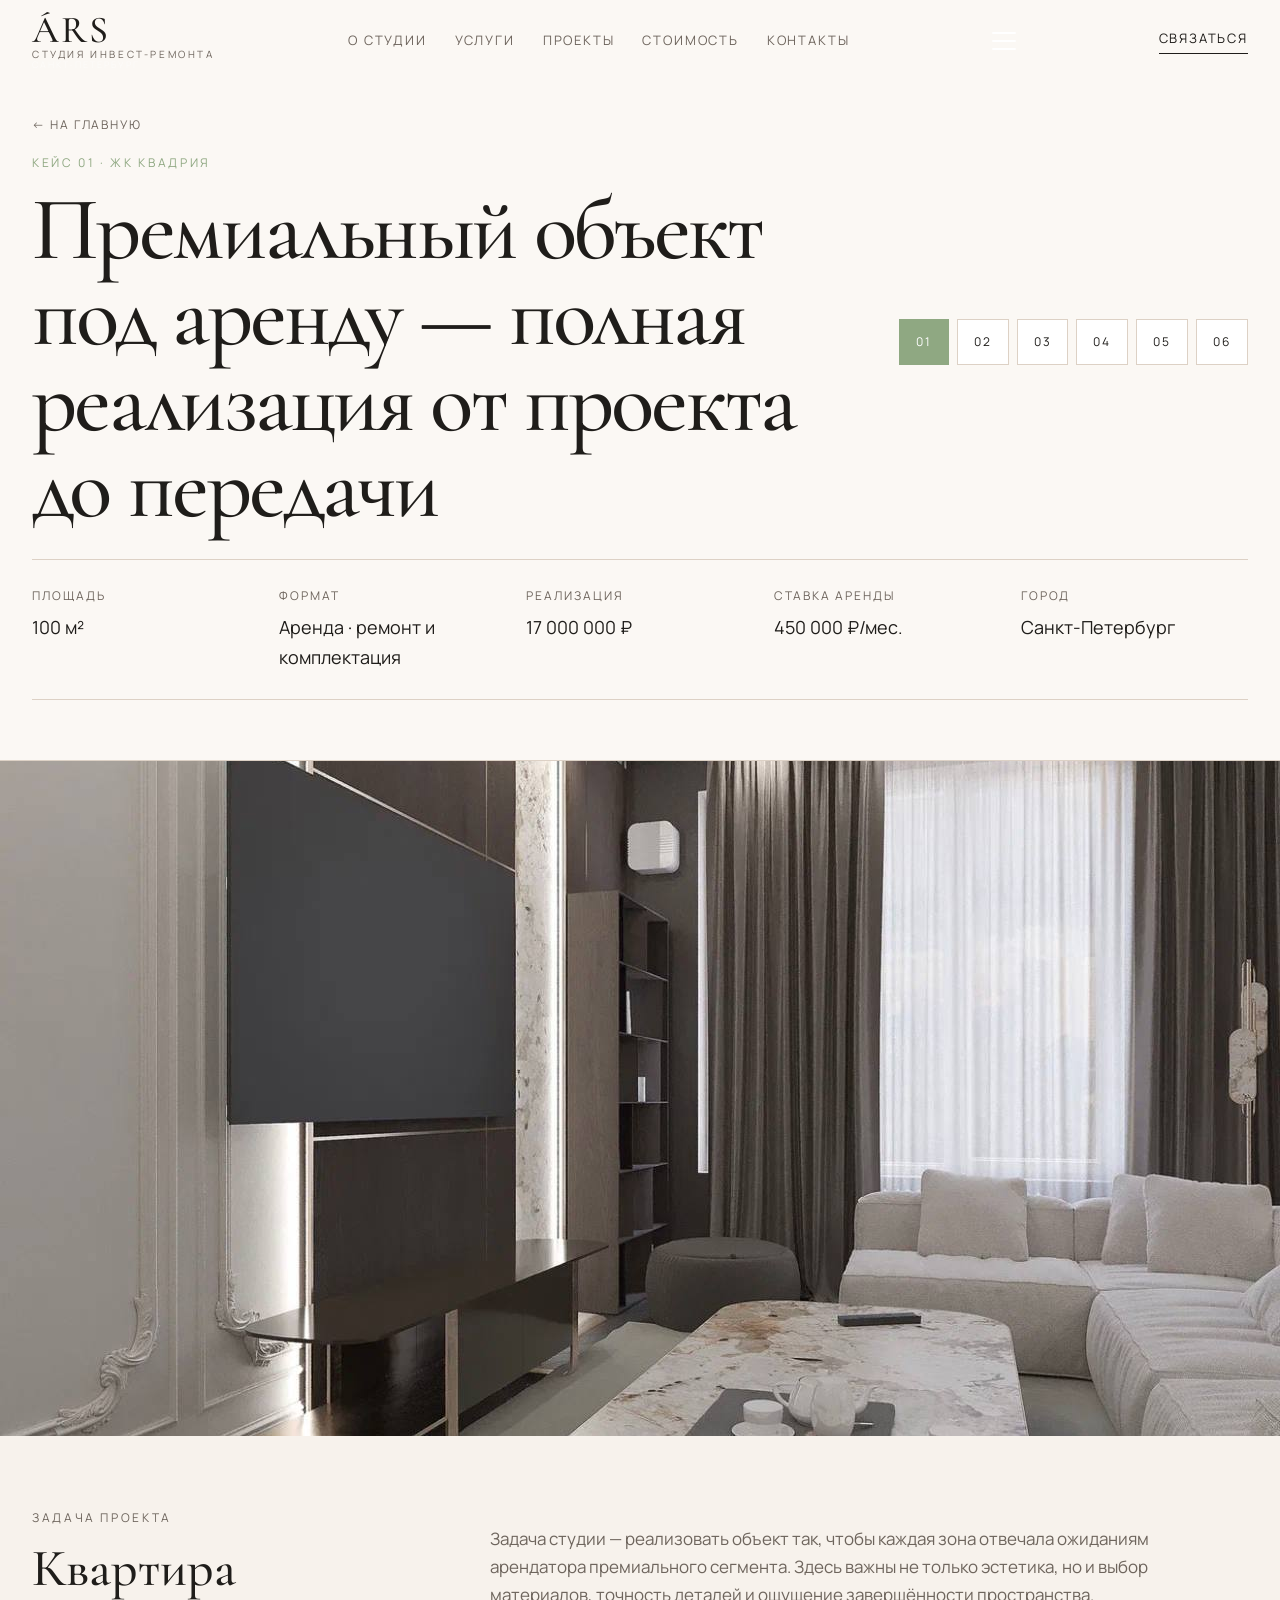
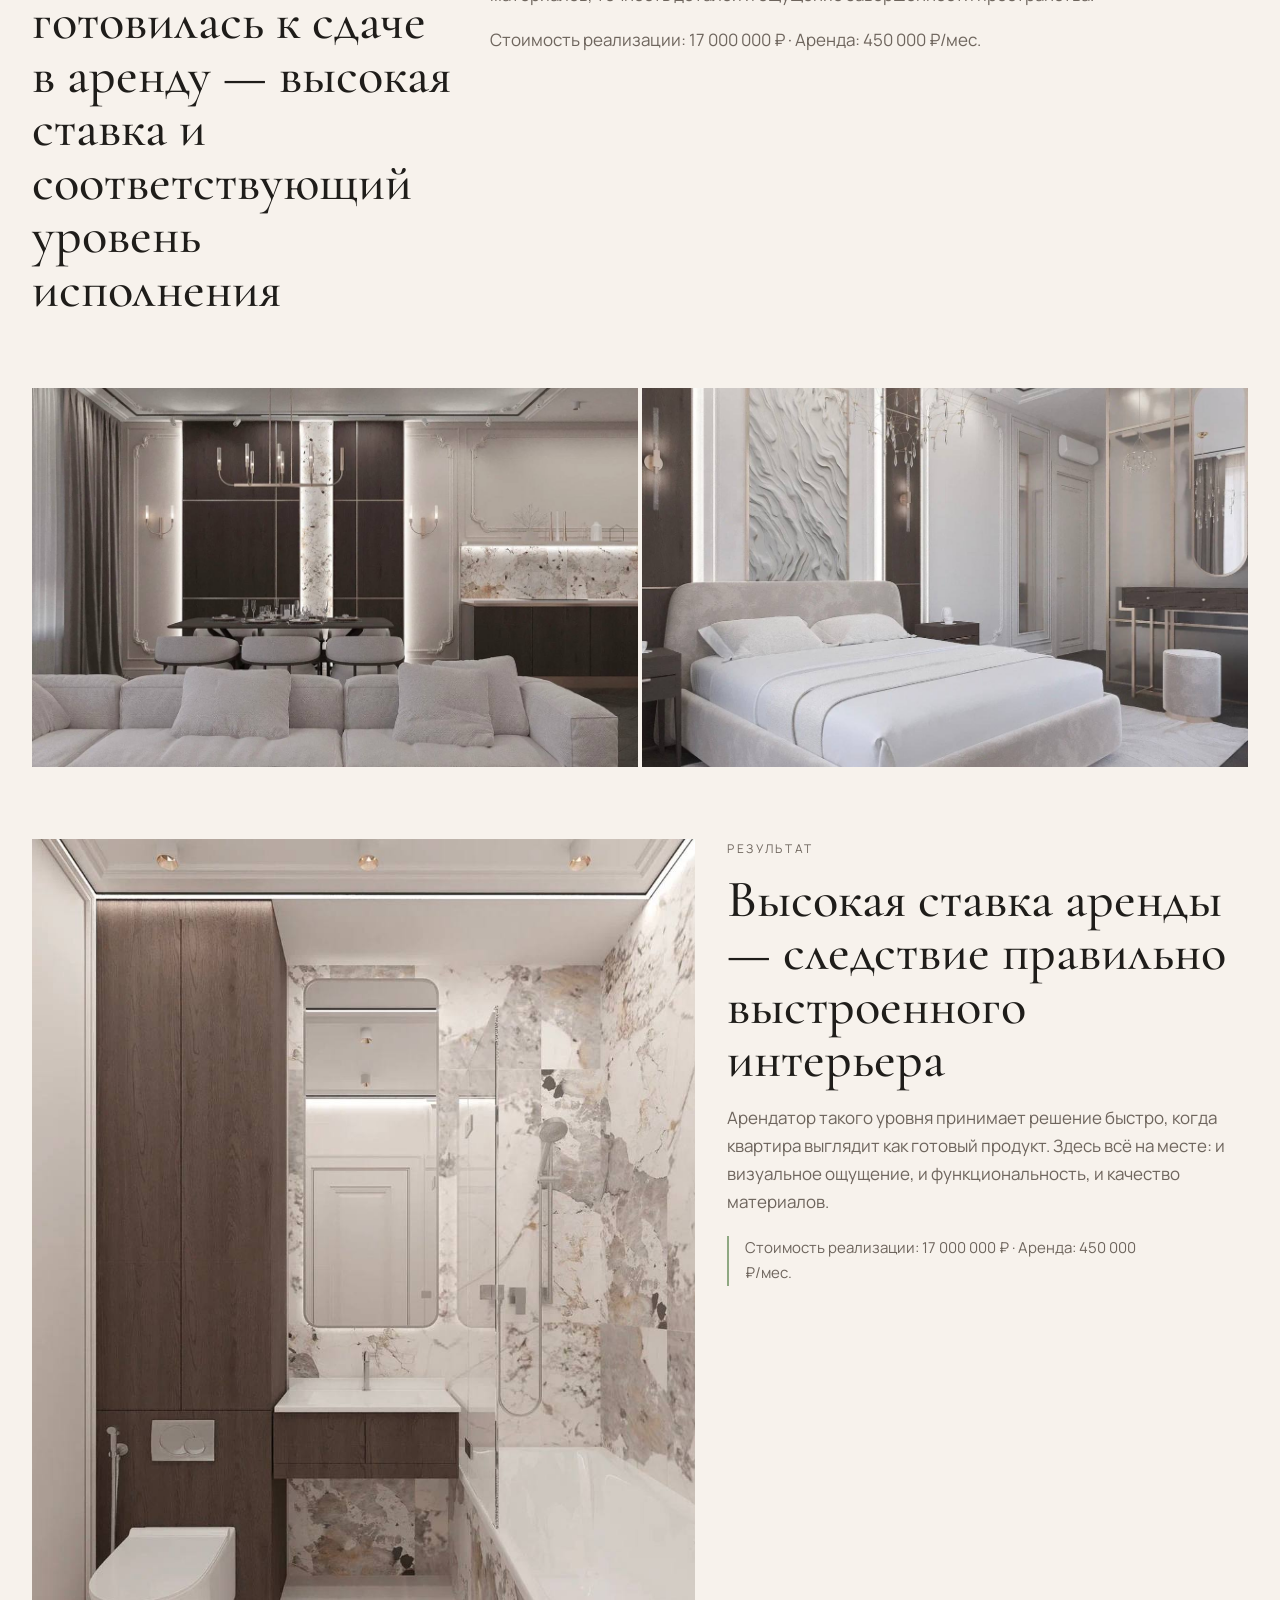
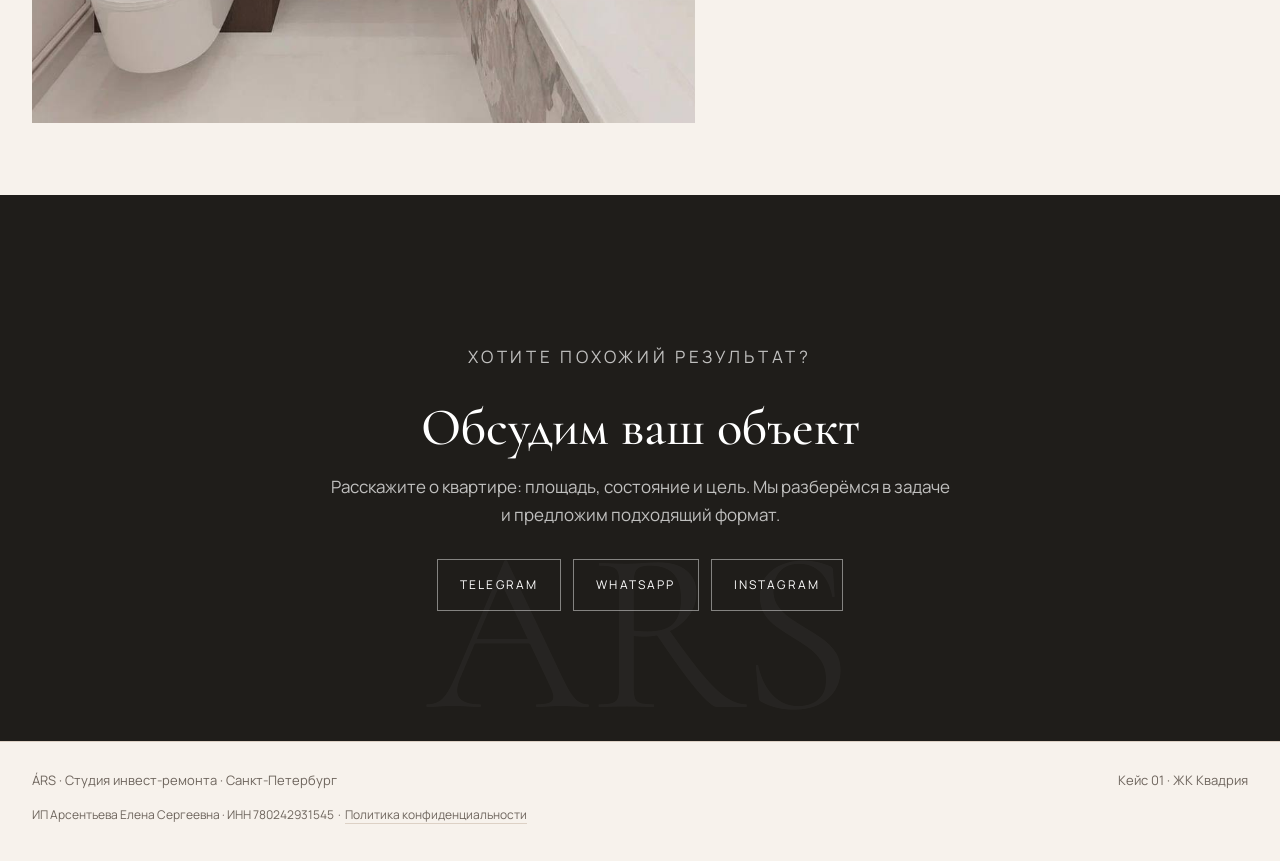
<file: case-1.html>
<!DOCTYPE html>
<html lang="ru">
<head>
  <meta charset="UTF-8">
  <meta name="viewport" content="width=device-width, initial-scale=1.0">
  <title>Кейс 01 — ЖК Квадрия — ÁRS Interior</title>
  <link rel="preconnect" href="https://fonts.googleapis.com">
  <link rel="preconnect" href="https://fonts.gstatic.com" crossorigin>
  <link href="https://fonts.googleapis.com/css2?family=Cormorant+Garamond:wght@500;600&family=Manrope:wght@400;500;600&display=swap" rel="stylesheet">
  <link rel="icon" type="image/png" href="favicon.png">
  <link rel="icon" type="image/x-icon" href="favicon.ico">
  <link rel="apple-touch-icon" href="favicon.png">
  <meta property="og:title" content="ÁRS Interior Design — Инвест-ремонты под ключ в Санкт-Петербурге">
  <meta property="og:description" content="Студия инвестиционных ремонтов под ключ. Повышаем стоимость объектов для продажи и аренды.">
  <meta property="og:image" content="og-image.jpg">
  <meta property="og:type" content="website">
  <meta property="og:locale" content="ru_RU">
  <meta name="twitter:card" content="summary_large_image">
  <meta name="twitter:image" content="og-image.jpg">
  <link rel="stylesheet" href="styles.css">
</head>
<body>
  <header class="topbar scrolled">
    <div class="container topbar-inner">
      <a class="brand brand-typo" href="index.html">
        <span class="brand-ars">ÁRS</span>
        <span class="brand-sub">Студия инвест-ремонта</span>
        <span class="brand-city"><nobr>Санкт-Петербург</nobr></span>
      </a>
      <nav class="nav">
        <a href="index.html#about">О студии</a>
        <a href="index.html#services">Услуги</a>
        <a href="index.html#projects">Проекты</a>
        <a href="index.html#pricing">Стоимость</a>
        <a href="index.html#contacts">Контакты</a>
      </nav>
      <button class="mobile-toggle" aria-label="Открыть меню">
        <span class="burger-line"></span>
        <span class="burger-line"></span>
        <span class="burger-line"></span>
      </button>
      <a class="nav-cta nav-cta-mobile" href="index.html#contacts">Связаться</a>
    </div>
  </header>

  <main>
    <section class="case-hero" style="scroll-margin-top:90px;">
      <div class="container">
        <a class="case-back" href="index.html">← На главную</a>
        <div class="case-hero-grid">
          <div>
            <p class="eyebrow">Кейс 01 · ЖК Квадрия</p>
            <h1 class="display">Премиальный объект под аренду — полная реализация от проекта до передачи</h1>
          </div>
          <div class="case-nav">
            <a href="case-1.html" class="active">01</a>
            <a href="case-2.html">02</a>
            <a href="case-3.html">03</a>
            <a href="case-4.html">04</a>
            <a href="case-5.html">05</a>
            <a href="case-6.html">06</a>
          </div>
        </div>
        <div class="case-stats">
          <div class="case-stat"><span>Площадь</span><span>100 м²</span></div>
          <div class="case-stat"><span>Формат</span><span>Аренда · ремонт и комплектация</span></div>
          <div class="case-stat"><span>Реализация</span><span>17 000 000 ₽</span></div>
          <div class="case-stat"><span>Ставка аренды</span><span>450 000 ₽/мес.</span></div>
          <div class="case-stat"><span>Город</span><span>Санкт-Петербург</span></div>
        </div>
      </div>
    </section>

    <section class="case-cover">
      <img src="kvadria-1.jpg" alt="ЖК Квадрия — главное фото">
    </section>

    <section class="section">
      <div class="container case-story">
        <div class="reveal">
          <p class="eyebrow">Задача проекта</p>
          <h2 class="h2">Квартира готовилась к сдаче в аренду — высокая ставка и соответствующий уровень исполнения</h2>
        </div>
        <div class="reveal">
          <p class="copy">Задача студии — реализовать объект так, чтобы каждая зона отвечала ожиданиям арендатора премиального сегмента. Здесь важны не только эстетика, но и выбор материалов, точность деталей и ощущение завершённости пространства.</p>
          <p class="copy" style="margin-top:14px;">Стоимость реализации: 17 000 000 ₽ · Аренда: 450 000 ₽/мес.</p>
        </div>
      </div>
    </section>

    <section class="section" style="padding-top:0">
      <div class="container case-gallery two reveal">
        <img src="kvadria-2.jpg" alt="ЖК Квадрия — фото 2">
        <img src="kvadria-3.jpg" alt="ЖК Квадрия — фото 3">
      </div>
    </section>

    <section class="section" style="padding-top:0">
      <div class="container case-story stagger">
        <div class="reveal">
          <img src="kvadria-4.jpg" alt="ЖК Квадрия — фото 4">
        </div>
        <div class="reveal">
          <p class="eyebrow">Результат</p>
          <h2 class="h2">Высокая ставка аренды — следствие правильно выстроенного интерьера</h2>
          <p class="copy">Арендатор такого уровня принимает решение быстро, когда квартира выглядит как готовый продукт. Здесь всё на месте: и визуальное ощущение, и функциональность, и качество материалов.</p>
          <p class="case-caption">Стоимость реализации: 17 000 000 ₽ · Аренда: 450 000 ₽/мес.</p>
        </div>
      </div>
    </section>

    <section class="cta-band">
      <div class="container cta-inner reveal">
        <p class="eyebrow">Хотите похожий результат?</p>
        <h2 class="h2" style="color:#fff">Обсудим ваш объект</h2>
        <p>Расскажите о квартире: площадь, состояние и цель. Мы разберёмся в задаче и предложим подходящий формат.</p>
        <div class="quick-contact-btns">
          <a class="btn light" href="https://t.me/elenQWE" target="_blank">Telegram</a>
          <a class="btn light" href="https://wa.me/79119058485" target="_blank">WhatsApp</a>
          <a class="btn light" href="https://www.instagram.com/ars.interiordesign.ru?igsh=MTN2dW5wbHE0YjF3dA==" target="_blank">Instagram</a>
        </div>
      </div>
    </section>
  </main>

  <footer class="footer">
    <div class="container footer-inner" style="flex-direction:column;align-items:flex-start;gap:8px;">
      <div style="display:flex;justify-content:space-between;width:100%;flex-wrap:wrap;gap:12px;">
        <span>ÁRS · Студия инвест-ремонта · Санкт-Петербург</span>
        <span>Кейс 01 · ЖК Квадрия</span>
      </div>
      <div class="footer-legal">ИП Арсентьева Елена Сергеевна · ИНН 780242931545 &nbsp;·&nbsp; <a href="privacy.html">Политика конфиденциальности</a></div>
    </div>
  </footer>
  <script src="script.js"></script>
</body>
</html>
</file>
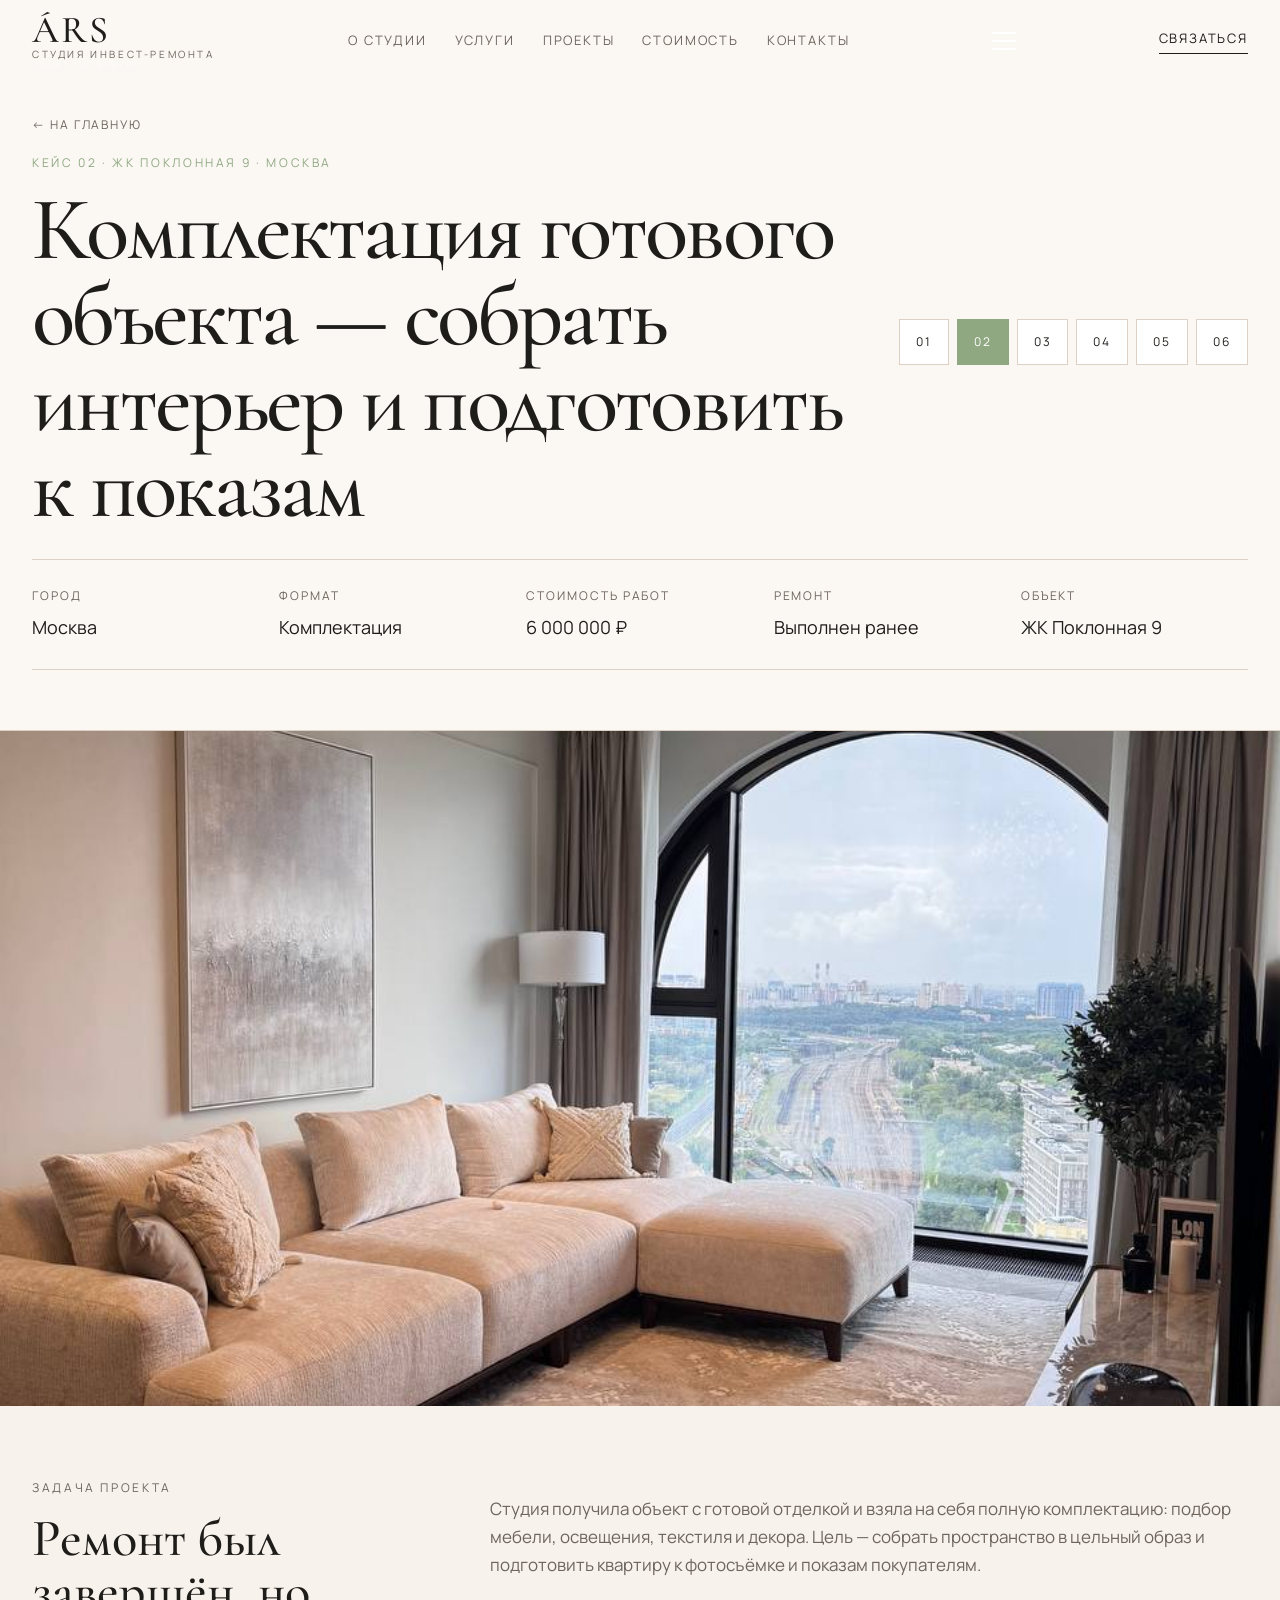
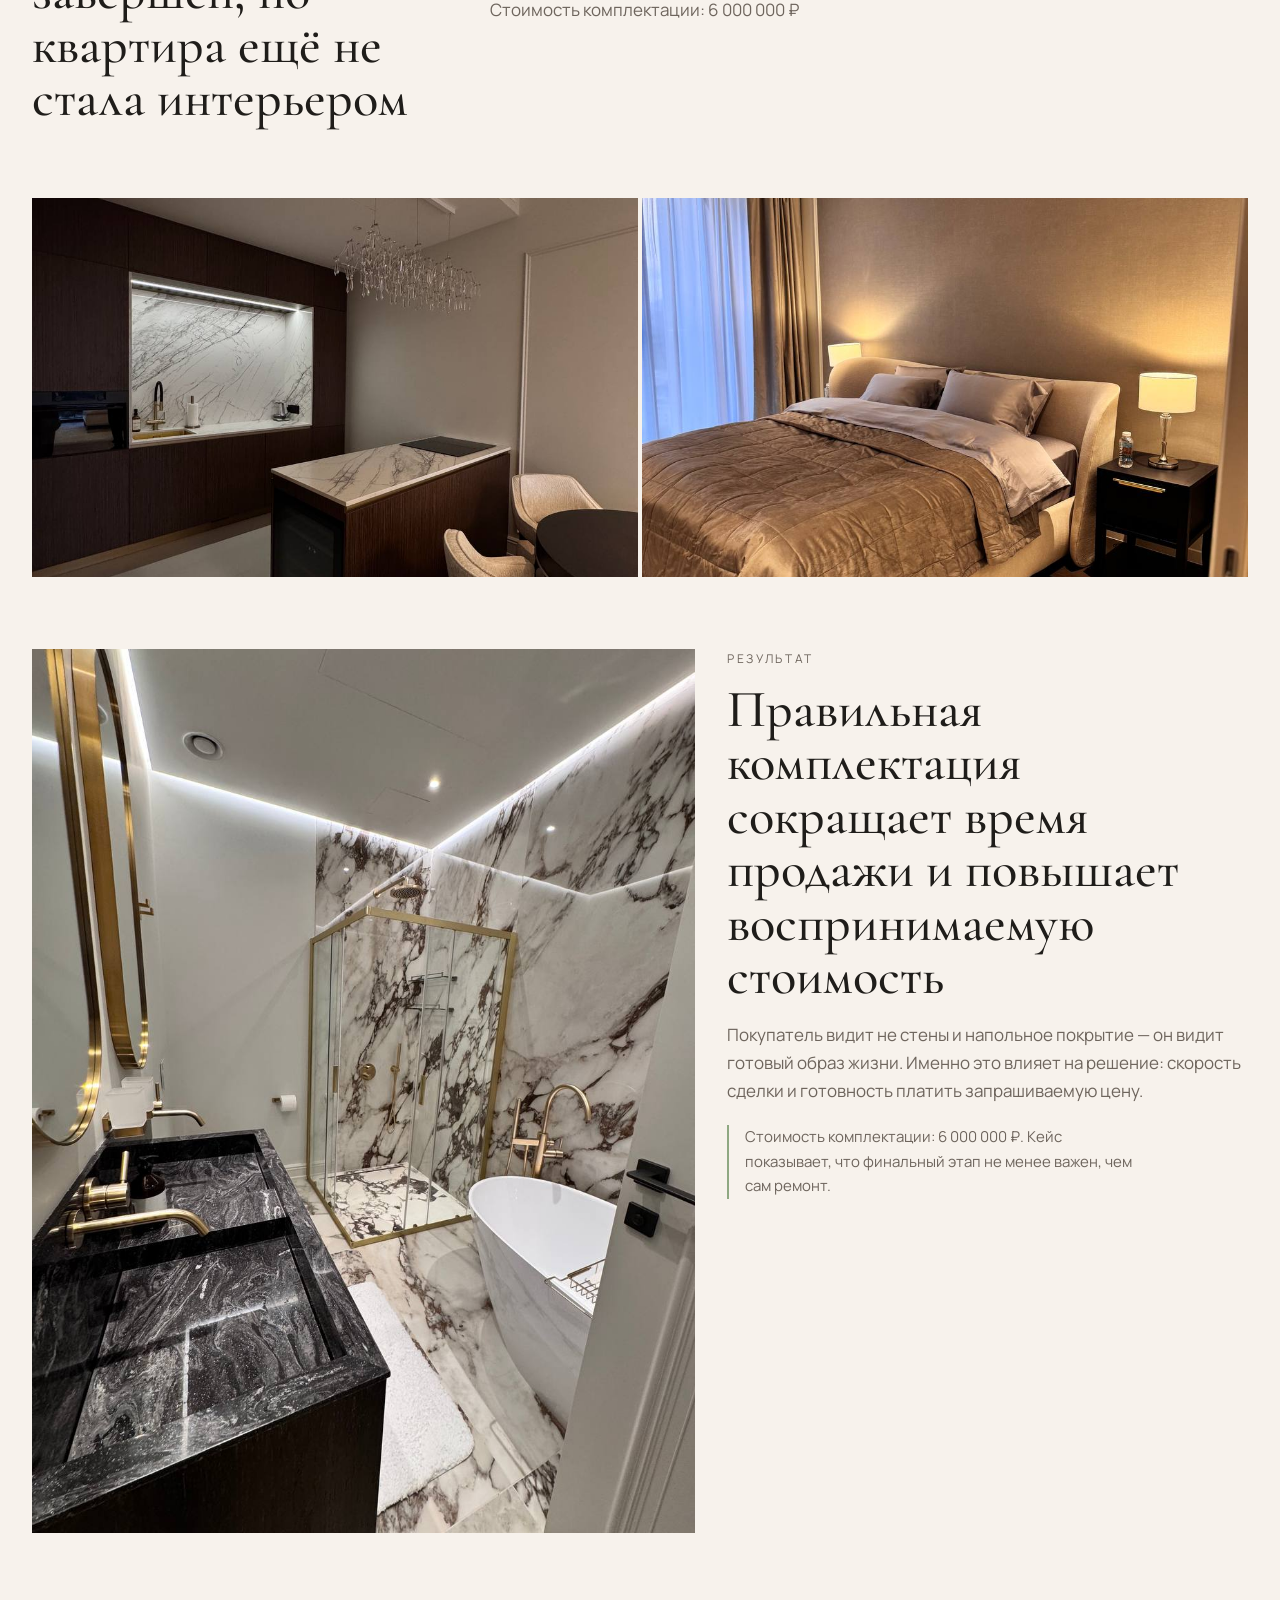
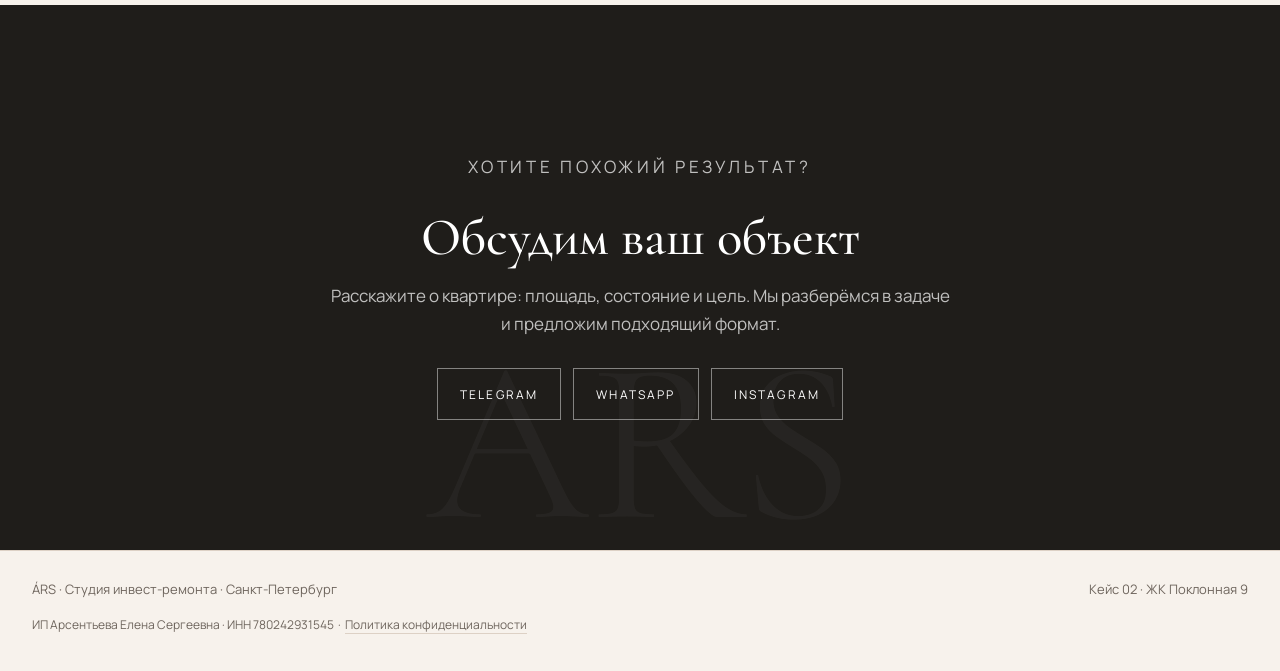
<file: case-2.html>
<!DOCTYPE html>
<html lang="ru">
<head>
  <meta charset="UTF-8">
  <meta name="viewport" content="width=device-width, initial-scale=1.0">
  <title>Кейс 02 — ЖК Поклонная 9 — ÁRS Interior</title>
  <link rel="preconnect" href="https://fonts.googleapis.com">
  <link rel="preconnect" href="https://fonts.gstatic.com" crossorigin>
  <link href="https://fonts.googleapis.com/css2?family=Cormorant+Garamond:wght@500;600&family=Manrope:wght@400;500;600&display=swap" rel="stylesheet">
  <link rel="icon" type="image/png" href="favicon.png">
  <link rel="icon" type="image/x-icon" href="favicon.ico">
  <link rel="apple-touch-icon" href="favicon.png">
  <meta property="og:title" content="ÁRS Interior Design — Инвест-ремонты под ключ в Санкт-Петербурге">
  <meta property="og:description" content="Студия инвестиционных ремонтов под ключ. Повышаем стоимость объектов для продажи и аренды.">
  <meta property="og:image" content="og-image.jpg">
  <meta property="og:type" content="website">
  <meta property="og:locale" content="ru_RU">
  <meta name="twitter:card" content="summary_large_image">
  <meta name="twitter:image" content="og-image.jpg">
  <link rel="stylesheet" href="styles.css">
</head>
<body>
  <header class="topbar scrolled">
    <div class="container topbar-inner">
      <a class="brand brand-typo" href="index.html">
        <span class="brand-ars">ÁRS</span>
        <span class="brand-sub">Студия инвест-ремонта</span>
        <span class="brand-city"><nobr>Санкт-Петербург</nobr></span>
      </a>
      <nav class="nav">
        <a href="index.html#about">О студии</a>
        <a href="index.html#services">Услуги</a>
        <a href="index.html#projects">Проекты</a>
        <a href="index.html#pricing">Стоимость</a>
        <a href="index.html#contacts">Контакты</a>
      </nav>
      <button class="mobile-toggle" aria-label="Открыть меню">
        <span class="burger-line"></span>
        <span class="burger-line"></span>
        <span class="burger-line"></span>
      </button>
      <a class="nav-cta nav-cta-mobile" href="index.html#contacts">Связаться</a>
    </div>
  </header>

  <main>
    <section class="case-hero" style="scroll-margin-top:90px;">
      <div class="container">
        <a class="case-back" href="index.html">← На главную</a>
        <div class="case-hero-grid">
          <div>
            <p class="eyebrow">Кейс 02 · ЖК Поклонная 9 · Москва</p>
            <h1 class="display">Комплектация готового объекта — собрать интерьер и подготовить к показам</h1>
          </div>
          <div class="case-nav">
            <a href="case-1.html">01</a>
            <a href="case-2.html" class="active">02</a>
            <a href="case-3.html">03</a>
            <a href="case-4.html">04</a>
            <a href="case-5.html">05</a>
            <a href="case-6.html">06</a>
          </div>
        </div>
        <div class="case-stats">
          <div class="case-stat"><span>Город</span><span>Москва</span></div>
          <div class="case-stat"><span>Формат</span><span>Комплектация</span></div>
          <div class="case-stat"><span>Стоимость работ</span><span>6 000 000 ₽</span></div>
          <div class="case-stat"><span>Ремонт</span><span>Выполнен ранее</span></div>
          <div class="case-stat"><span>Объект</span><span>ЖК Поклонная 9</span></div>
        </div>
      </div>
    </section>

    <section class="case-cover">
      <img src="poklonnaya-1.jpg" alt="ЖК Поклонная 9 — главное фото">
    </section>

    <section class="section">
      <div class="container case-story">
        <div class="reveal">
          <p class="eyebrow">Задача проекта</p>
          <h2 class="h2">Ремонт был завершён, но квартира ещё не стала интерьером</h2>
        </div>
        <div class="reveal">
          <p class="copy">Студия получила объект с готовой отделкой и взяла на себя полную комплектацию: подбор мебели, освещения, текстиля и декора. Цель — собрать пространство в цельный образ и подготовить квартиру к фотосъёмке и показам покупателям.</p>
          <p class="copy" style="margin-top:14px;">Стоимость комплектации: 6 000 000 ₽</p>
        </div>
      </div>
    </section>

    <section class="section" style="padding-top:0">
      <div class="container case-gallery two reveal">
        <img src="poklonnaya-2.jpg" alt="ЖК Поклонная 9 — фото 2">
        <img src="poklonnaya-3.jpg" alt="ЖК Поклонная 9 — фото 3">
      </div>
    </section>

    <section class="section" style="padding-top:0">
      <div class="container case-story stagger">
        <div class="reveal">
          <img src="poklonnaya-4.jpg" alt="ЖК Поклонная 9 — фото 4">
        </div>
        <div class="reveal">
          <p class="eyebrow">Результат</p>
          <h2 class="h2">Правильная комплектация сокращает время продажи и повышает воспринимаемую стоимость</h2>
          <p class="copy">Покупатель видит не стены и напольное покрытие — он видит готовый образ жизни. Именно это влияет на решение: скорость сделки и готовность платить запрашиваемую цену.</p>
          <p class="case-caption">Стоимость комплектации: 6 000 000 ₽. Кейс показывает, что финальный этап не менее важен, чем сам ремонт.</p>
        </div>
      </div>
    </section>

    <section class="cta-band">
      <div class="container cta-inner reveal">
        <p class="eyebrow">Хотите похожий результат?</p>
        <h2 class="h2" style="color:#fff">Обсудим ваш объект</h2>
        <p>Расскажите о квартире: площадь, состояние и цель. Мы разберёмся в задаче и предложим подходящий формат.</p>
        <div class="quick-contact-btns">
          <a class="btn light" href="https://t.me/elenQWE" target="_blank">Telegram</a>
          <a class="btn light" href="https://wa.me/79119058485" target="_blank">WhatsApp</a>
          <a class="btn light" href="https://www.instagram.com/ars.interiordesign.ru?igsh=MTN2dW5wbHE0YjF3dA==" target="_blank">Instagram</a>
        </div>
      </div>
    </section>
  </main>

  <footer class="footer">
    <div class="container footer-inner" style="flex-direction:column;align-items:flex-start;gap:8px;">
      <div style="display:flex;justify-content:space-between;width:100%;flex-wrap:wrap;gap:12px;">
        <span>ÁRS · Студия инвест-ремонта · Санкт-Петербург</span>
        <span>Кейс 02 · ЖК Поклонная 9</span>
      </div>
      <div class="footer-legal">ИП Арсентьева Елена Сергеевна · ИНН 780242931545 &nbsp;·&nbsp; <a href="privacy.html">Политика конфиденциальности</a></div>
    </div>
  </footer>
  <script src="script.js"></script>
</body>
</html>
</file>
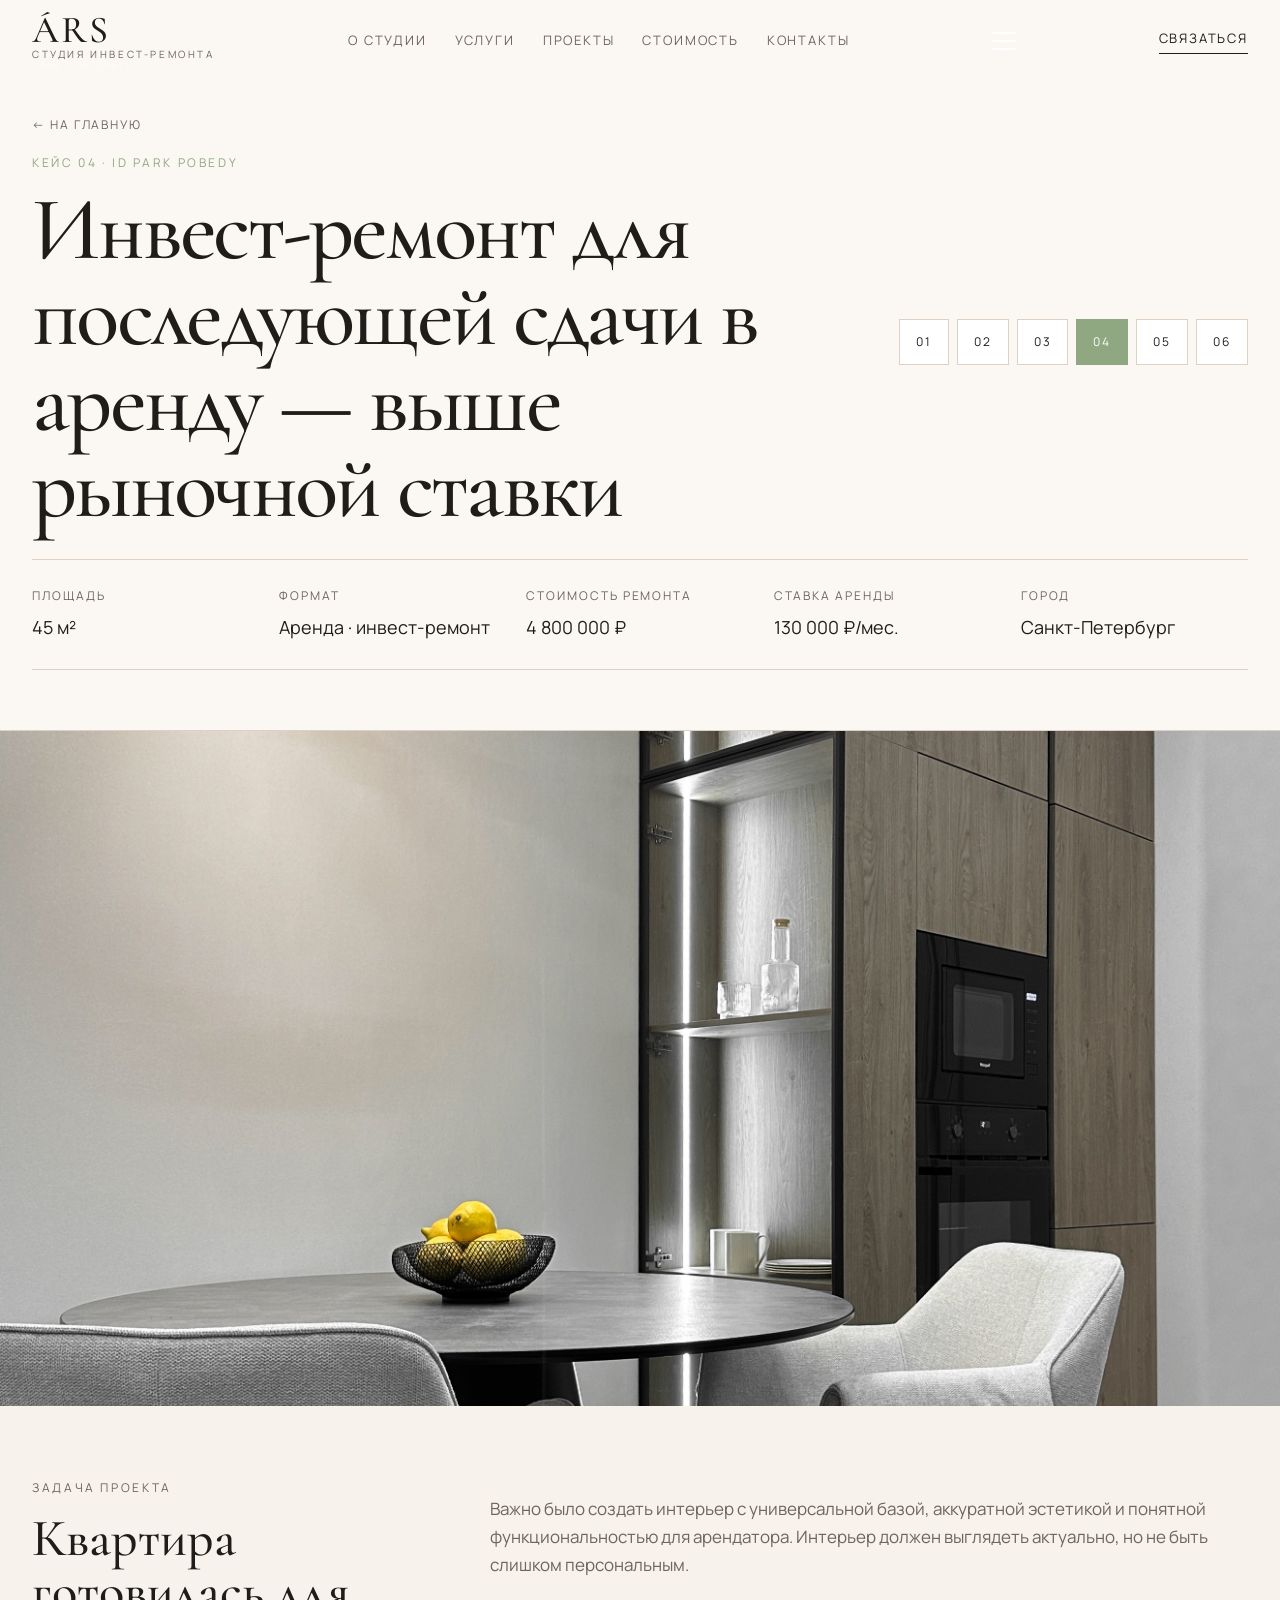
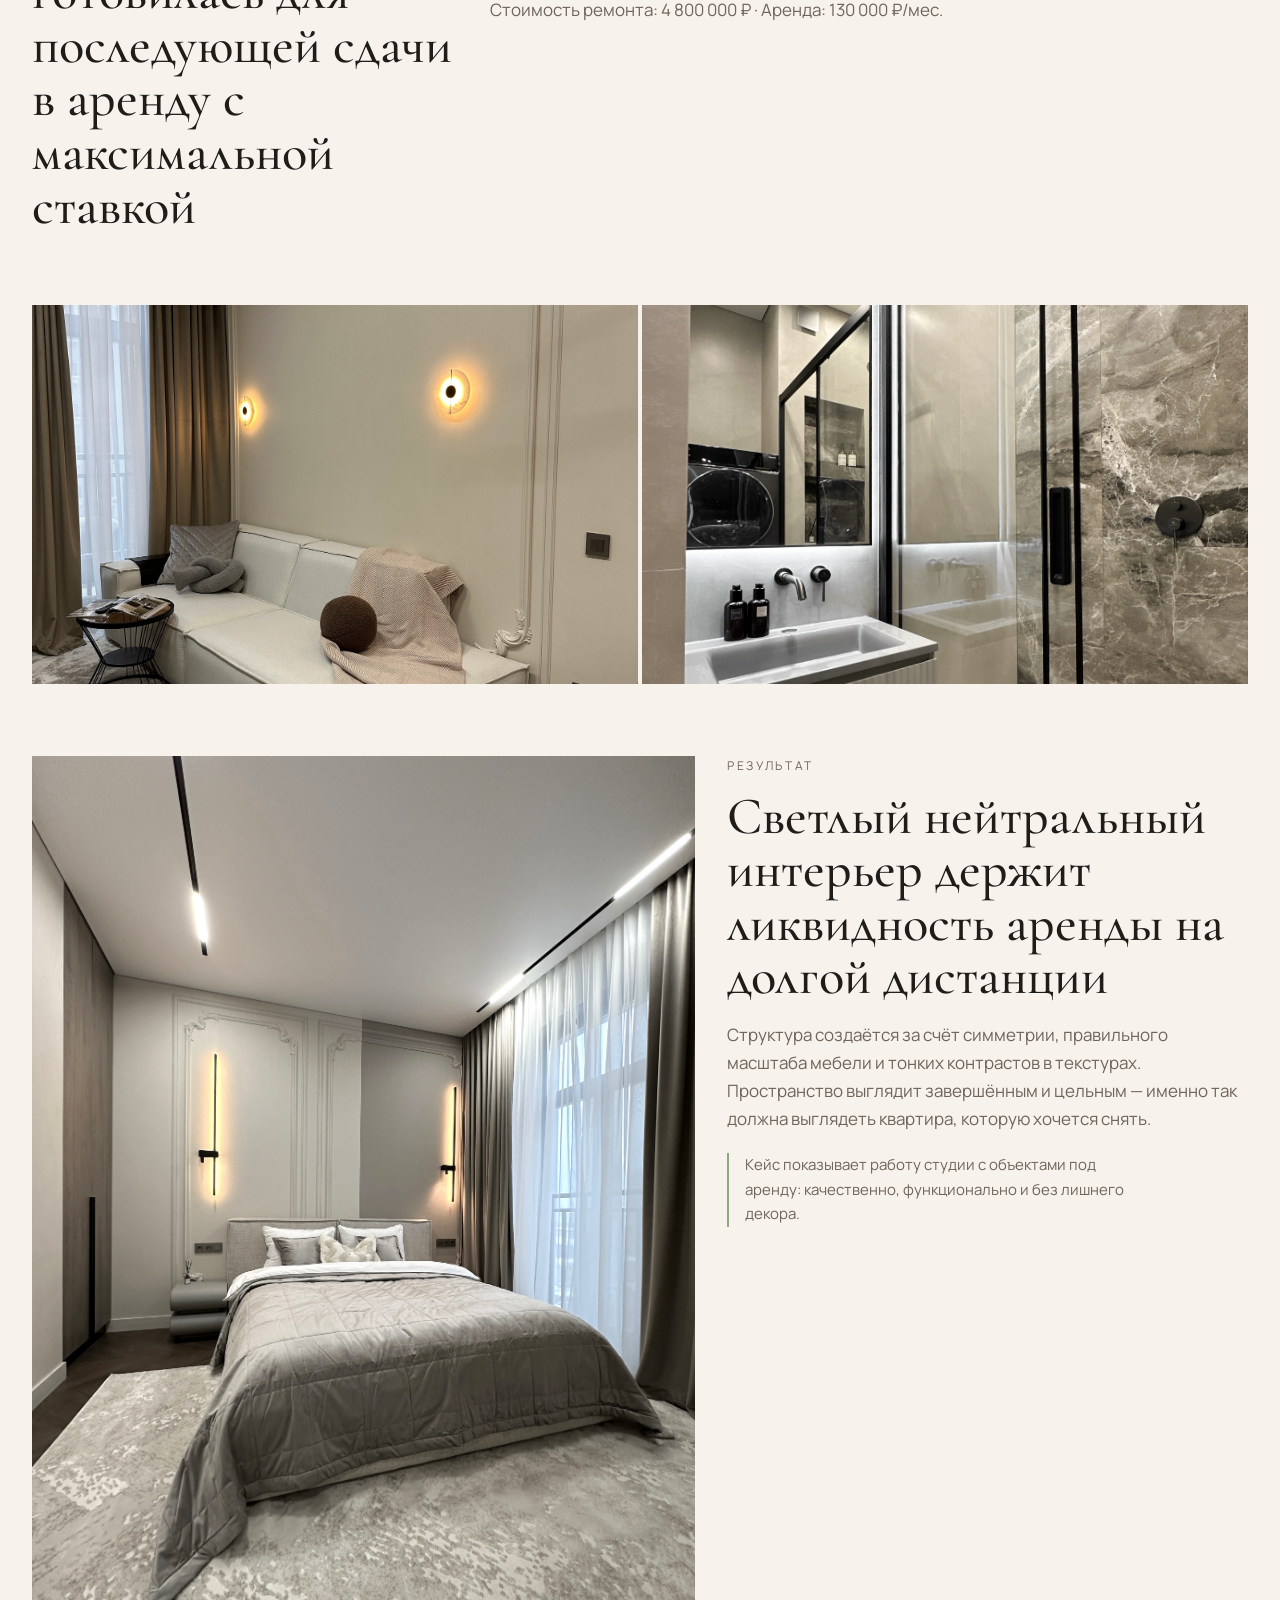
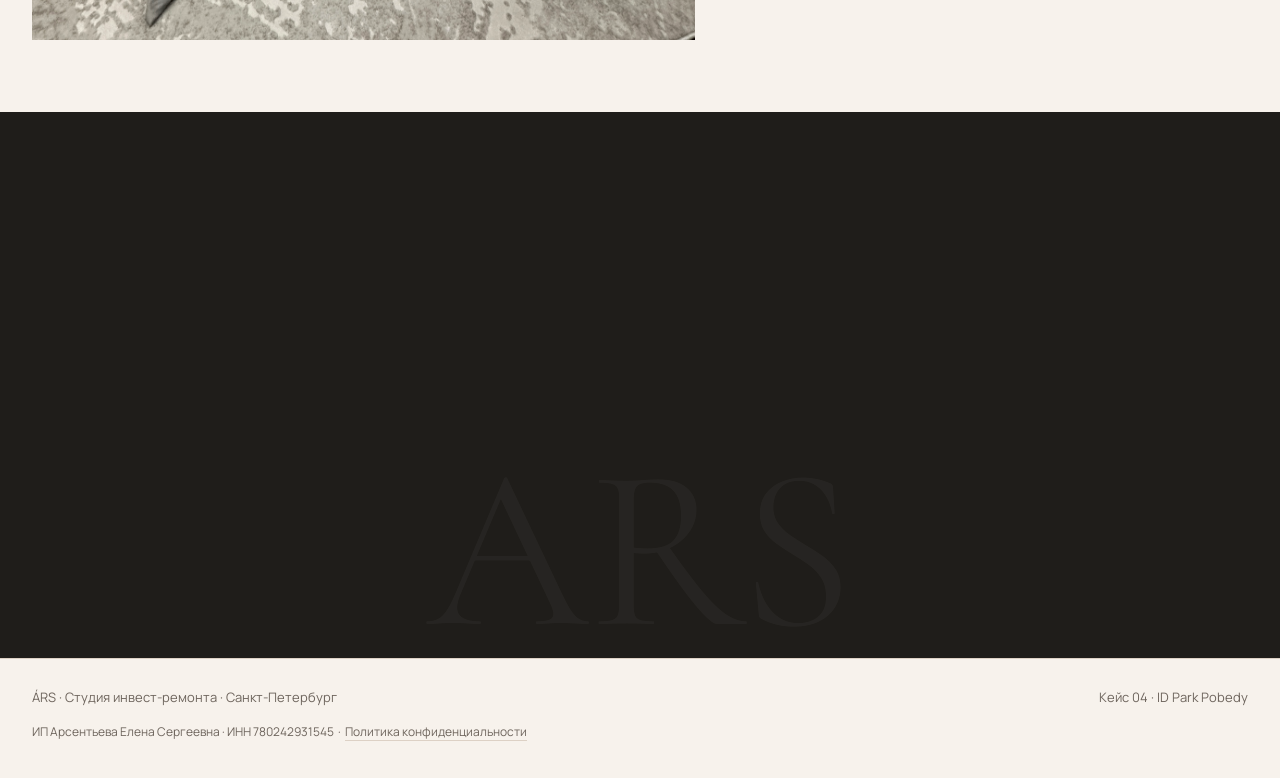
<file: case-4.html>
<!DOCTYPE html>
<html lang="ru">
<head>
  <meta charset="UTF-8">
  <meta name="viewport" content="width=device-width, initial-scale=1.0">
  <title>Кейс 04 — ID Park Pobedy — ÁRS Interior</title>
  <link rel="preconnect" href="https://fonts.googleapis.com">
  <link rel="preconnect" href="https://fonts.gstatic.com" crossorigin>
  <link href="https://fonts.googleapis.com/css2?family=Cormorant+Garamond:wght@500;600&family=Manrope:wght@400;500;600&display=swap" rel="stylesheet">
  <link rel="icon" type="image/png" href="favicon.png">
  <link rel="icon" type="image/x-icon" href="favicon.ico">
  <link rel="apple-touch-icon" href="favicon.png">
  <meta property="og:title" content="ÁRS Interior Design — Инвест-ремонты под ключ в Санкт-Петербурге">
  <meta property="og:description" content="Студия инвестиционных ремонтов под ключ. Повышаем стоимость объектов для продажи и аренды.">
  <meta property="og:image" content="og-image.jpg">
  <meta property="og:type" content="website">
  <meta property="og:locale" content="ru_RU">
  <meta name="twitter:card" content="summary_large_image">
  <meta name="twitter:image" content="og-image.jpg">
  <link rel="stylesheet" href="styles.css">
</head>
<body>
  <header class="topbar scrolled">
    <div class="container topbar-inner">
      <a class="brand brand-typo" href="index.html">
        <span class="brand-ars">ÁRS</span>
        <span class="brand-sub">Студия инвест-ремонта</span>
        <span class="brand-city"><nobr>Санкт-Петербург</nobr></span>
      </a>
      <nav class="nav">
        <a href="index.html#about">О студии</a>
        <a href="index.html#services">Услуги</a>
        <a href="index.html#projects">Проекты</a>
        <a href="index.html#pricing">Стоимость</a>
        <a href="index.html#contacts">Контакты</a>
      </nav>
      <button class="mobile-toggle" aria-label="Открыть меню">
        <span class="burger-line"></span>
        <span class="burger-line"></span>
        <span class="burger-line"></span>
      </button>
      <a class="nav-cta nav-cta-mobile" href="index.html#contacts">Связаться</a>
    </div>
  </header>

  <main>
    <section class="case-hero" style="scroll-margin-top:90px;">
      <div class="container">
        <a class="case-back" href="index.html">← На главную</a>
        <div class="case-hero-grid">
          <div>
            <p class="eyebrow">Кейс 04 · ID Park Pobedy</p>
            <h1 class="display">Инвест-ремонт для последующей сдачи в аренду — выше рыночной ставки</h1>
          </div>
          <div class="case-nav">
            <a href="case-1.html">01</a>
            <a href="case-2.html">02</a>
            <a href="case-3.html">03</a>
            <a href="case-4.html" class="active">04</a>
            <a href="case-5.html">05</a>
            <a href="case-6.html">06</a>
          </div>
        </div>
        <div class="case-stats">
          <div class="case-stat"><span>Площадь</span><span>45 м²</span></div>
          <div class="case-stat"><span>Формат</span><span>Аренда · инвест-ремонт</span></div>
          <div class="case-stat"><span>Стоимость ремонта</span><span>4 800 000 ₽</span></div>
          <div class="case-stat"><span>Ставка аренды</span><span>130 000 ₽/мес.</span></div>
          <div class="case-stat"><span>Город</span><span>Санкт-Петербург</span></div>
        </div>
      </div>
    </section>

    <section class="case-cover">
      <img src="park-1.jpg" alt="ID Park Pobedy — главное фото">
    </section>

    <section class="section">
      <div class="container case-story">
        <div class="reveal">
          <p class="eyebrow">Задача проекта</p>
          <h2 class="h2">Квартира готовилась для последующей сдачи в аренду с максимальной ставкой</h2>
        </div>
        <div class="reveal">
          <p class="copy">Важно было создать интерьер с универсальной базой, аккуратной эстетикой и понятной функциональностью для арендатора. Интерьер должен выглядеть актуально, но не быть слишком персональным.</p>
          <p class="copy" style="margin-top:14px;">Стоимость ремонта: 4 800 000 ₽ · Аренда: 130 000 ₽/мес.</p>
        </div>
      </div>
    </section>

    <section class="section" style="padding-top:0">
      <div class="container case-gallery two reveal">
        <img src="park-2.jpg" alt="ID Park Pobedy — фото 2">
        <img src="park-3.jpg" alt="ID Park Pobedy — фото 3">
      </div>
    </section>

    <section class="section" style="padding-top:0">
      <div class="container case-story stagger">
        <div class="reveal">
          <img src="park-4.jpg" alt="ID Park Pobedy — фото 4">
        </div>
        <div class="reveal">
          <p class="eyebrow">Результат</p>
          <h2 class="h2">Светлый нейтральный интерьер держит ликвидность аренды на долгой дистанции</h2>
          <p class="copy">Структура создаётся за счёт симметрии, правильного масштаба мебели и тонких контрастов в текстурах. Пространство выглядит завершённым и цельным — именно так должна выглядеть квартира, которую хочется снять.</p>
          <p class="case-caption">Кейс показывает работу студии с объектами под аренду: качественно, функционально и без лишнего декора.</p>
        </div>
      </div>
    </section>

    <section class="cta-band">
      <div class="container cta-inner reveal">
        <p class="eyebrow">Хотите похожий результат?</p>
        <h2 class="h2" style="color:#fff">Обсудим ваш объект</h2>
        <p>Расскажите о квартире: площадь, состояние и цель. Мы разберёмся в задаче и предложим подходящий формат.</p>
        <div class="quick-contact-btns">
          <a class="btn light" href="https://t.me/elenQWE" target="_blank">Telegram</a>
          <a class="btn light" href="https://wa.me/79119058485" target="_blank">WhatsApp</a>
          <a class="btn light" href="https://www.instagram.com/ars.interiordesign.ru?igsh=MTN2dW5wbHE0YjF3dA==" target="_blank">Instagram</a>
        </div>
      </div>
    </section>
  </main>

  <footer class="footer">
    <div class="container footer-inner" style="flex-direction:column;align-items:flex-start;gap:8px;">
      <div style="display:flex;justify-content:space-between;width:100%;flex-wrap:wrap;gap:12px;">
        <span>ÁRS · Студия инвест-ремонта · Санкт-Петербург</span>
        <span>Кейс 04 · ID Park Pobedy</span>
      </div>
      <div class="footer-legal">ИП Арсентьева Елена Сергеевна · ИНН 780242931545 &nbsp;·&nbsp; <a href="privacy.html">Политика конфиденциальности</a></div>
    </div>
  </footer>
  <script src="script.js"></script>
</body>
</html>
</file>
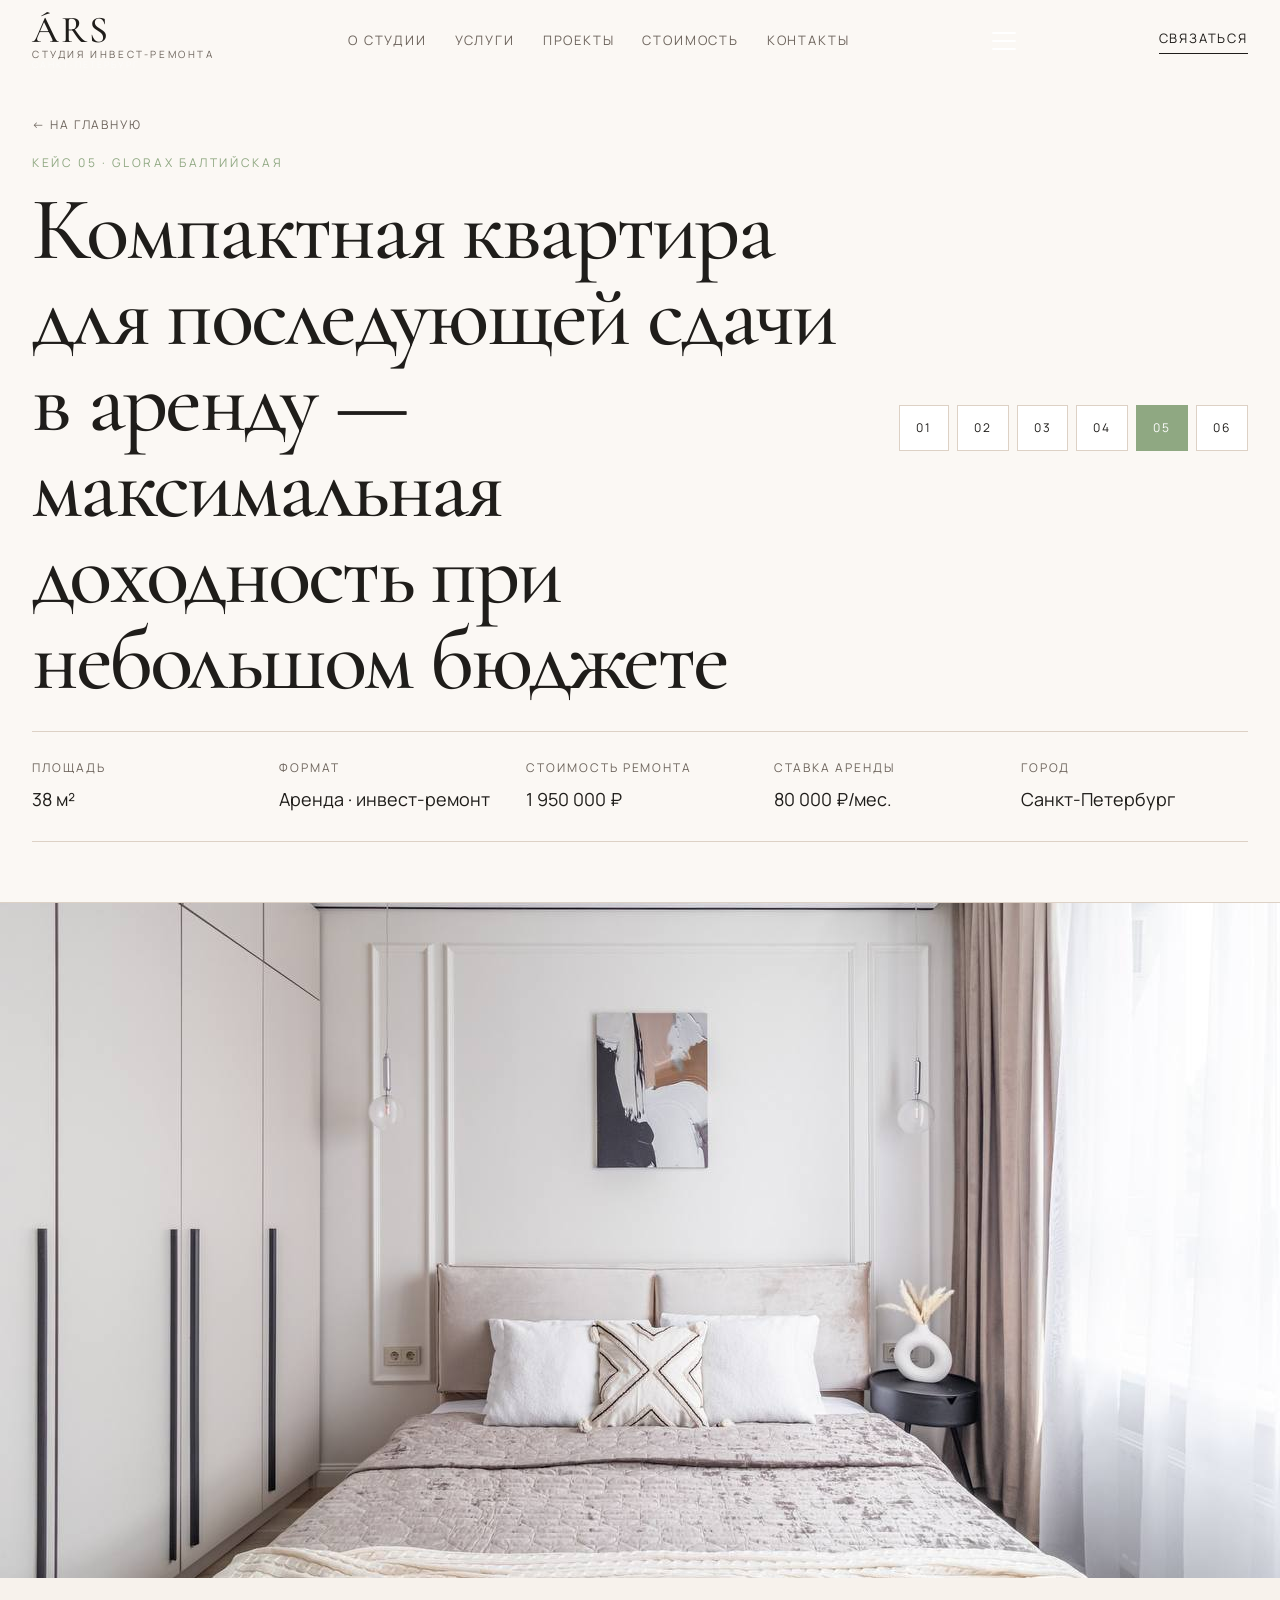
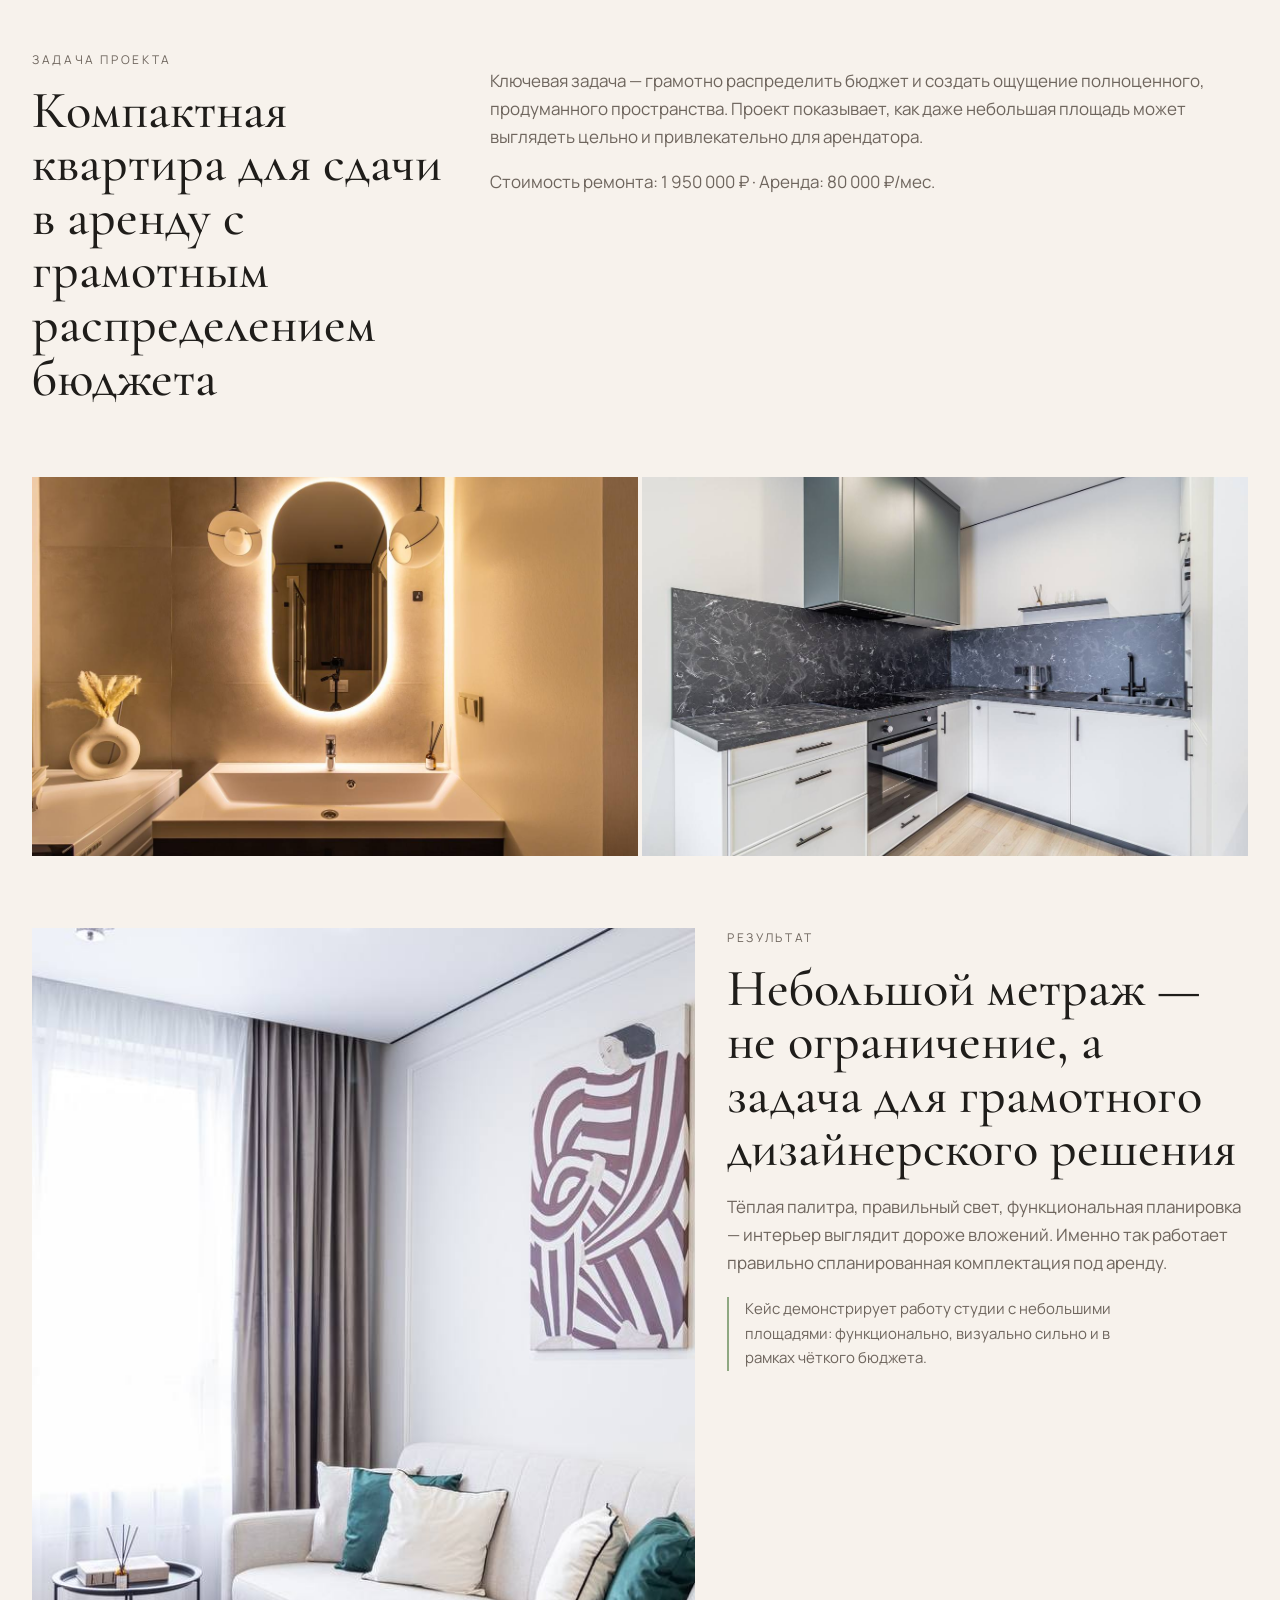
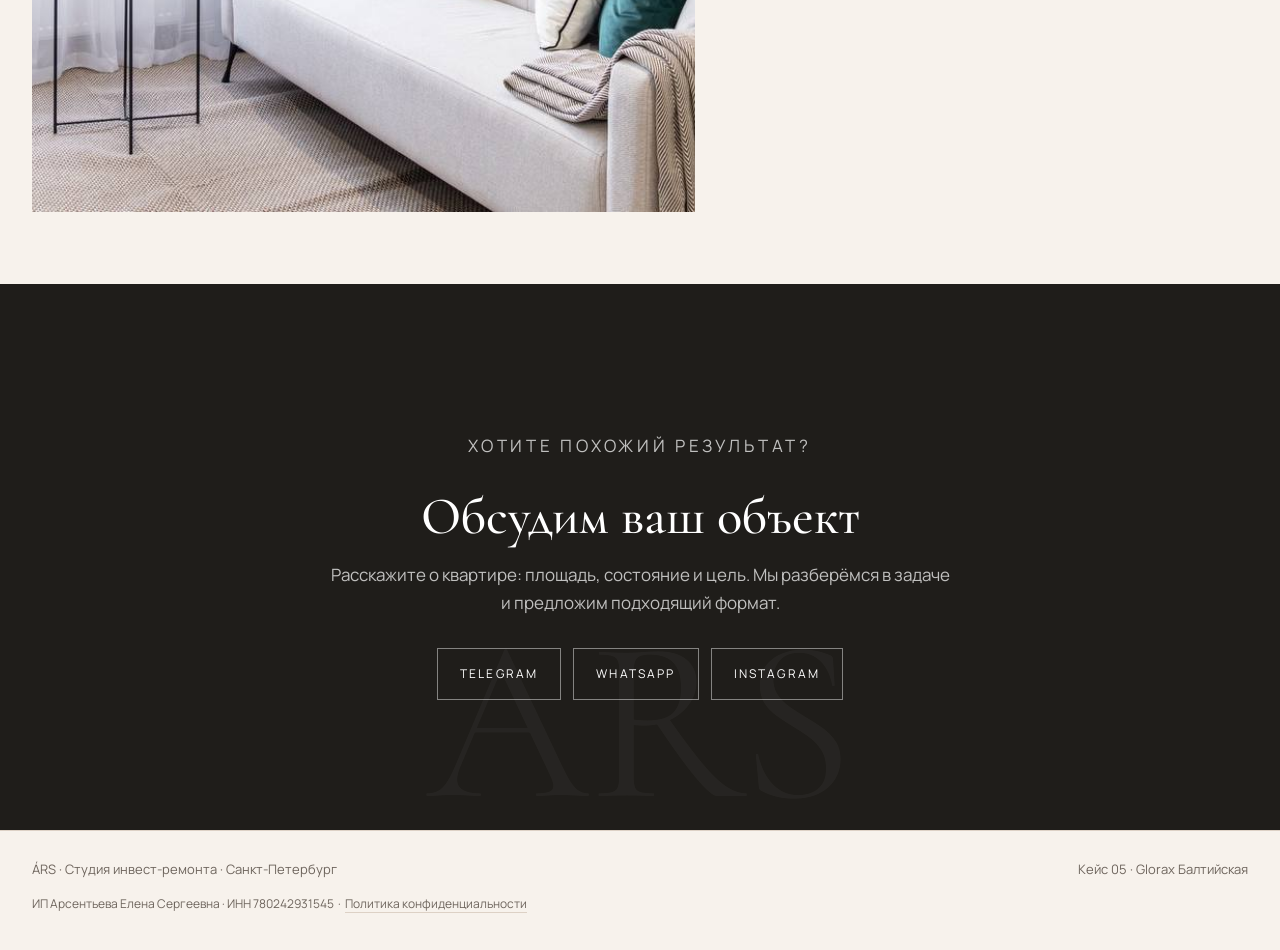
<file: case-5.html>
<!DOCTYPE html>
<html lang="ru">
<head>
  <meta charset="UTF-8">
  <meta name="viewport" content="width=device-width, initial-scale=1.0">
  <title>Кейс 05 — Glorax Балтийская — ÁRS Interior</title>
  <link rel="preconnect" href="https://fonts.googleapis.com">
  <link rel="preconnect" href="https://fonts.gstatic.com" crossorigin>
  <link href="https://fonts.googleapis.com/css2?family=Cormorant+Garamond:wght@500;600&family=Manrope:wght@400;500;600&display=swap" rel="stylesheet">
  <link rel="icon" type="image/png" href="favicon.png">
  <link rel="icon" type="image/x-icon" href="favicon.ico">
  <link rel="apple-touch-icon" href="favicon.png">
  <meta property="og:title" content="ÁRS Interior Design — Инвест-ремонты под ключ в Санкт-Петербурге">
  <meta property="og:description" content="Студия инвестиционных ремонтов под ключ. Повышаем стоимость объектов для продажи и аренды.">
  <meta property="og:image" content="og-image.jpg">
  <meta property="og:type" content="website">
  <meta property="og:locale" content="ru_RU">
  <meta name="twitter:card" content="summary_large_image">
  <meta name="twitter:image" content="og-image.jpg">
  <link rel="stylesheet" href="styles.css">
</head>
<body>
  <header class="topbar scrolled">
    <div class="container topbar-inner">
      <a class="brand brand-typo" href="index.html">
        <span class="brand-ars">ÁRS</span>
        <span class="brand-sub">Студия инвест-ремонта</span>
        <span class="brand-city"><nobr>Санкт-Петербург</nobr></span>
      </a>
      <nav class="nav">
        <a href="index.html#about">О студии</a>
        <a href="index.html#services">Услуги</a>
        <a href="index.html#projects">Проекты</a>
        <a href="index.html#pricing">Стоимость</a>
        <a href="index.html#contacts">Контакты</a>
      </nav>
      <button class="mobile-toggle" aria-label="Открыть меню">
        <span class="burger-line"></span>
        <span class="burger-line"></span>
        <span class="burger-line"></span>
      </button>
      <a class="nav-cta nav-cta-mobile" href="index.html#contacts">Связаться</a>
    </div>
  </header>

  <main>
    <section class="case-hero" style="scroll-margin-top:90px;">
      <div class="container">
        <a class="case-back" href="index.html">← На главную</a>
        <div class="case-hero-grid">
          <div>
            <p class="eyebrow">Кейс 05 · Glorax Балтийская</p>
            <h1 class="display">Компактная квартира для последующей сдачи в аренду — максимальная доходность при небольшом бюджете</h1>
          </div>
          <div class="case-nav">
            <a href="case-1.html">01</a>
            <a href="case-2.html">02</a>
            <a href="case-3.html">03</a>
            <a href="case-4.html">04</a>
            <a href="case-5.html" class="active">05</a>
            <a href="case-6.html">06</a>
          </div>
        </div>
        <div class="case-stats">
          <div class="case-stat"><span>Площадь</span><span>38 м²</span></div>
          <div class="case-stat"><span>Формат</span><span>Аренда · инвест-ремонт</span></div>
          <div class="case-stat"><span>Стоимость ремонта</span><span>1 950 000 ₽</span></div>
          <div class="case-stat"><span>Ставка аренды</span><span>80 000 ₽/мес.</span></div>
          <div class="case-stat"><span>Город</span><span>Санкт-Петербург</span></div>
        </div>
      </div>
    </section>

    <section class="case-cover">
      <img src="glorax-1.jpg" alt="Glorax Балтийская — главное фото">
    </section>

    <section class="section">
      <div class="container case-story">
        <div class="reveal">
          <p class="eyebrow">Задача проекта</p>
          <h2 class="h2">Компактная квартира для сдачи в аренду с грамотным распределением бюджета</h2>
        </div>
        <div class="reveal">
          <p class="copy">Ключевая задача — грамотно распределить бюджет и создать ощущение полноценного, продуманного пространства. Проект показывает, как даже небольшая площадь может выглядеть цельно и привлекательно для арендатора.</p>
          <p class="copy" style="margin-top:14px;">Стоимость ремонта: 1 950 000 ₽ · Аренда: 80 000 ₽/мес.</p>
        </div>
      </div>
    </section>

    <section class="section" style="padding-top:0">
      <div class="container case-gallery two reveal">
        <img src="glorax-2.jpg" alt="Glorax Балтийская — фото 2">
        <img src="glorax-3.jpg" alt="Glorax Балтийская — фото 3">
      </div>
    </section>

    <section class="section" style="padding-top:0">
      <div class="container case-story stagger">
        <div class="reveal">
          <img src="glorax-4.jpg" alt="Glorax Балтийская — фото 4">
        </div>
        <div class="reveal">
          <p class="eyebrow">Результат</p>
          <h2 class="h2">Небольшой метраж — не ограничение, а задача для грамотного дизайнерского решения</h2>
          <p class="copy">Тёплая палитра, правильный свет, функциональная планировка — интерьер выглядит дороже вложений. Именно так работает правильно спланированная комплектация под аренду.</p>
          <p class="case-caption">Кейс демонстрирует работу студии с небольшими площадями: функционально, визуально сильно и в рамках чёткого бюджета.</p>
        </div>
      </div>
    </section>

    <section class="cta-band">
      <div class="container cta-inner reveal">
        <p class="eyebrow">Хотите похожий результат?</p>
        <h2 class="h2" style="color:#fff">Обсудим ваш объект</h2>
        <p>Расскажите о квартире: площадь, состояние и цель. Мы разберёмся в задаче и предложим подходящий формат.</p>
        <div class="quick-contact-btns">
          <a class="btn light" href="https://t.me/elenQWE" target="_blank">Telegram</a>
          <a class="btn light" href="https://wa.me/79119058485" target="_blank">WhatsApp</a>
          <a class="btn light" href="https://www.instagram.com/ars.interiordesign.ru?igsh=MTN2dW5wbHE0YjF3dA==" target="_blank">Instagram</a>
        </div>
      </div>
    </section>
  </main>

  <footer class="footer">
    <div class="container footer-inner" style="flex-direction:column;align-items:flex-start;gap:8px;">
      <div style="display:flex;justify-content:space-between;width:100%;flex-wrap:wrap;gap:12px;">
        <span>ÁRS · Студия инвест-ремонта · Санкт-Петербург</span>
        <span>Кейс 05 · Glorax Балтийская</span>
      </div>
      <div class="footer-legal">ИП Арсентьева Елена Сергеевна · ИНН 780242931545 &nbsp;·&nbsp; <a href="privacy.html">Политика конфиденциальности</a></div>
    </div>
  </footer>
  <script src="script.js"></script>
</body>
</html>
</file>
<file: styles.css>
:root{
  --bg:#f7f2ec;
  --bg-soft:#efe7df;
  --surface:#fbf8f4;
  --text:#1f1d1a;
  --muted:#6e655d;
  --line:#ddd1c5;
  --accent:#d6b7b5;
  --accent-2:#b8c2ae;
  --dark:#121212;
  --max:1360px;
  --serif:"Cormorant Garamond", Georgia, serif;
  --sans:"Manrope", Arial, sans-serif;
}
*{box-sizing:border-box}
html{scroll-behavior:smooth}
body{margin:0;background:var(--bg);color:var(--text);font-family:var(--sans);line-height:1.65;-webkit-font-smoothing:antialiased;overflow-x:hidden}
a{text-decoration:none;color:inherit}
img{max-width:100%;display:block}
button,input,textarea{font:inherit}
.container{width:min(var(--max),calc(100% - 64px));margin:0 auto}
.section{padding:110px 0}
.section-top{display:grid;grid-template-columns:1.2fr .8fr;gap:48px;align-items:end;margin-bottom:48px}
.eyebrow{font-size:12px;letter-spacing:.22em;text-transform:uppercase;color:var(--muted);margin:0 0 14px}
.display{font-family:var(--serif);font-size:clamp(46px,7vw,94px);line-height:.96;font-weight:500;letter-spacing:-.03em;margin:0}
.h2{font-family:var(--serif);font-size:clamp(34px,4.1vw,60px);line-height:1.02;font-weight:500;margin:0}
.lead{font-size:18px;color:var(--muted);max-width:560px}
.copy{font-size:17px;color:var(--muted)}
.btn-row{display:flex;gap:14px;flex-wrap:wrap}
.btn{display:inline-flex;align-items:center;justify-content:center;min-height:52px;padding:0 22px;border:1px solid var(--text);font-size:12px;letter-spacing:.18em;text-transform:uppercase;transition:.28s ease;background:transparent;cursor:pointer}
.btn:hover{background:var(--text);color:#fff}
.btn.light{border-color:rgba(255,255,255,.45);color:#fff}
.btn.light:hover{background:#fff;color:var(--text)}
.btn.soft{border-color:var(--line);background:#fff}
.btn.soft:hover{background:var(--bg-soft);color:var(--text)}
.site-loader{position:fixed;inset:0;background:#000;z-index:9999;display:grid;place-items:center;transition:opacity .7s ease,visibility .7s ease}
.site-loader.hidden{opacity:0;visibility:hidden}
.loader-mark{width:min(280px,38vw);aspect-ratio:1/1;background:url('assets/logo-loader.jpg') center/contain no-repeat}
.loader-curtains{position:fixed;inset:0;display:flex;z-index:9998;pointer-events:none}
.loader-panel{flex:1;background:var(--bg);transform:translateX(0);transition:transform 1.25s cubic-bezier(.77,0,.18,1)}
.loader-curtains.open .loader-panel:first-child{transform:translateX(-102%)}
.loader-curtains.open .loader-panel:last-child{transform:translateX(102%)}
.loader-center-line{position:fixed;top:0;bottom:0;left:50%;width:1px;background:var(--line);z-index:9999;opacity:1;transition:opacity .45s ease .75s}
.loader-center-line.fade{opacity:0}
.topbar{position:fixed;top:0;left:0;right:0;z-index:120;transition:background .3s ease,backdrop-filter .3s ease,border-color .3s ease;border-bottom:1px solid transparent}
.topbar.scrolled{background:rgba(247,242,236,.85);backdrop-filter:blur(14px);border-color:rgba(221,209,197,.55)}
.topbar-inner{display:flex;align-items:center;justify-content:space-between;gap:24px;min-height:82px}
.brand{display:flex;align-items:center;gap:14px;font-size:15px;letter-spacing:.16em;text-transform:uppercase}
.brand-badge{width:42px;height:42px;border:1px solid var(--text);display:grid;place-items:center;font-family:var(--serif);font-size:18px}
.nav{display:flex;gap:28px;align-items:center}
.nav a{font-size:13px;letter-spacing:.14em;text-transform:uppercase;color:var(--muted);transition:color .25s ease}
.nav a:hover,.nav a.active{color:var(--text)}
.nav-cta{font-size:13px;letter-spacing:.14em;text-transform:uppercase;border-bottom:1px solid var(--text);padding-bottom:3px}
.hero{position:relative;min-height:100svh;display:flex;align-items:flex-end;padding:132px 0 54px;overflow:hidden}
.hero-media{position:absolute;inset:0}
.hero-media::after{content:"";position:absolute;inset:0;background:linear-gradient(180deg,rgba(18,18,18,.16) 0%,rgba(18,18,18,.06) 24%,rgba(18,18,18,.44) 100%)}
.hero-image{position:absolute;inset:0;width:100%;height:100%;object-fit:cover;transform:scale(1.06);transition:transform 5s ease}
.loaded .hero-image{transform:scale(1)}
.hero-grid{position:relative;z-index:2;display:grid;grid-template-columns:1.05fr .95fr;gap:42px;align-items:end}
.hero-card{background:rgba(247,242,236,.9);backdrop-filter:blur(8px);padding:42px;max-width:640px;border:1px solid rgba(255,255,255,.25)}
.hero-kicker{font-size:12px;letter-spacing:.22em;text-transform:uppercase;color:var(--muted);margin-bottom:18px}
.hero-title{font-family:var(--serif);font-size:clamp(52px,7vw,96px);line-height:.92;font-weight:500;letter-spacing:-.04em;margin:0 0 18px}
.hero-sub{max-width:480px;font-size:18px;color:var(--muted);margin:0 0 28px}
.hero-side{justify-self:end;align-self:end;color:#fff;max-width:320px;padding-bottom:10px}
.hero-side .micro{font-size:13px;letter-spacing:.2em;text-transform:uppercase;opacity:.7;margin-bottom:14px}
.hero-side p{margin:0;font-size:16px;line-height:1.7;opacity:.9}
.hero-scroll{position:absolute;right:32px;bottom:24px;color:#fff;font-size:12px;letter-spacing:.18em;text-transform:uppercase;display:flex;align-items:center;gap:12px;z-index:2}
.hero-scroll::after{content:"";display:block;width:36px;height:1px;background:rgba(255,255,255,.45)}
.projects-grid{display:grid;grid-template-columns:1.35fr .65fr;gap:22px}
.project-card{position:relative;overflow:hidden;background:#ddd;min-height:640px}
.project-card.small{min-height:309px}
.project-card img{width:100%;height:100%;object-fit:cover;transition:transform .8s ease}
.project-card:hover img{transform:scale(1.04)}
.project-overlay{position:absolute;inset:auto 0 0 0;padding:28px;background:linear-gradient(180deg,rgba(18,18,18,0) 0%,rgba(18,18,18,.65) 100%);color:#fff}
.project-topline{display:flex;justify-content:space-between;gap:16px;align-items:flex-end;margin-bottom:8px}
.project-name{font-family:var(--serif);font-size:34px;line-height:1;margin:0}
.project-meta{font-size:12px;letter-spacing:.18em;text-transform:uppercase;opacity:.74}
.project-copy{font-size:15px;max-width:420px;opacity:.88;margin:0 0 18px}
.project-stack{display:flex;flex-direction:column;gap:22px}
.philosophy-layout{display:grid;grid-template-columns:1fr 1fr;gap:50px;align-items:start}
.philosophy-card{background:#fff;padding:44px;border:1px solid var(--line)}
.quote{font-family:var(--serif);font-size:40px;line-height:1.04;margin:0 0 22px}
.split-copy{display:grid;grid-template-columns:1fr 1fr;gap:28px;margin-top:26px}
.services-editorial{display:grid;grid-template-columns:repeat(3,1fr);gap:32px}
.service-block{padding:34px 0;border-top:1px solid var(--line)}
.service-title{font-family:var(--serif);font-size:40px;line-height:1.04;margin:0 0 14px}
.service-desc{font-size:16px;color:var(--muted);margin:0 0 18px;max-width:360px}
.service-list{display:grid;gap:10px;margin:0 0 22px;padding:0;list-style:none}
.service-list li{font-size:15px;color:var(--text);display:flex;gap:10px;align-items:flex-start}
.service-list li::before{content:"•";color:var(--accent)}
.service-price{font-size:14px;letter-spacing:.16em;text-transform:uppercase;color:var(--muted)}
.process-list{display:grid;gap:14px}
.process-row{display:grid;grid-template-columns:100px 1fr auto;gap:22px;align-items:center;padding:28px 0;border-top:1px solid var(--line)}
.process-row:last-child{border-bottom:1px solid var(--line)}
.process-num{font-family:var(--serif);font-size:38px;color:var(--accent)}
.process-title{font-family:var(--serif);font-size:34px;line-height:1.05;margin:0 0 10px}
.process-text{font-size:16px;color:var(--muted);max-width:620px;margin:0}
.process-pill{width:50px;height:50px;border-radius:50%;border:1px solid var(--line);display:grid;place-items:center;color:var(--muted);font-size:22px}
.pricing-wrap{display:grid;grid-template-columns:1.05fr .95fr;gap:26px;align-items:start}
.pricing-stack{display:grid;gap:18px}
.price-card{background:#fff;border:1px solid var(--line);padding:28px;display:grid;gap:18px;transition:transform .25s ease,border-color .25s ease}
.price-card:hover{transform:translateY(-4px);border-color:#cdbeb0}
.price-head{display:flex;justify-content:space-between;gap:16px;align-items:start}
.price-title{font-family:var(--serif);font-size:40px;line-height:1.02;margin:0}
.price-from{font-size:12px;letter-spacing:.18em;text-transform:uppercase;color:var(--muted);white-space:nowrap;padding-top:6px}
.price-copy{font-size:16px;color:var(--muted);margin:0}
.price-grid{display:grid;grid-template-columns:repeat(2,1fr);gap:12px 24px;padding-top:8px;border-top:1px solid var(--line)}
.price-grid div{display:grid;gap:4px}
.price-grid span:first-child{font-size:13px;letter-spacing:.12em;text-transform:uppercase;color:var(--muted)}
.price-grid span:last-child{font-size:17px}
.pricing-aside{position:sticky;top:110px;background:var(--text);color:#fff;padding:34px;min-height:100%}
.pricing-aside .eyebrow{color:rgba(255,255,255,.6)}
.pricing-aside p{color:rgba(255,255,255,.78)}
.faq-list{display:grid;gap:0;border-top:1px solid var(--line)}
.faq-item{border-bottom:1px solid var(--line)}
.faq-btn{width:100%;background:none;border:0;padding:24px 0;display:grid;grid-template-columns:1fr auto;align-items:center;gap:18px;text-align:left;cursor:pointer}
.faq-btn span:first-child{font-family:var(--serif);font-size:32px;line-height:1.05}
.faq-icon{width:44px;height:44px;border:1px solid var(--line);display:grid;place-items:center;font-size:24px;color:var(--muted);transition:.25s ease}
.faq-item.open .faq-icon{background:var(--accent);border-color:var(--accent);color:#fff;transform:rotate(45deg)}
.faq-answer{display:grid;grid-template-rows:0fr;transition:grid-template-rows .28s ease}
.faq-answer > div{overflow:hidden}
.faq-answer p{margin:0 0 24px;max-width:720px;color:var(--muted);font-size:16px}
.faq-item.open .faq-answer{grid-template-rows:1fr}
.cta-band{position:relative;padding:130px 0;background:var(--text);color:#fff;overflow:hidden}
.cta-band::before{content:"ARS";position:absolute;inset:auto auto 14px 50%;transform:translateX(-50%);font-family:var(--serif);font-size:clamp(120px,18vw,320px);line-height:.8;color:rgba(255,255,255,.035);pointer-events:none}
.cta-inner{text-align:center;position:relative;z-index:1}
.cta-inner p{max-width:620px;margin:18px auto 30px;color:rgba(255,255,255,.72);font-size:17px}
.contacts-grid{display:grid;grid-template-columns:.9fr 1.1fr;gap:40px}
.contact-links{display:grid;gap:14px}
.contact-link{display:flex;justify-content:space-between;gap:16px;align-items:center;padding:18px 0;border-bottom:1px solid var(--line)}
.contact-label{font-size:12px;letter-spacing:.18em;text-transform:uppercase;color:var(--muted)}
.contact-value{font-family:var(--serif);font-size:32px}
.contact-form{background:#fff;border:1px solid var(--line);padding:34px}
.form-grid{display:grid;gap:18px}
.field{display:grid;gap:10px}
.field label{font-size:12px;letter-spacing:.18em;text-transform:uppercase;color:var(--muted)}
.field input,.field textarea{background:transparent;border:0;border-bottom:1px solid var(--line);padding:14px 0;color:var(--text);outline:none}
.field textarea{min-height:120px;resize:vertical}
.footer{padding:28px 0 36px;border-top:1px solid var(--line)}
.footer-inner{display:flex;justify-content:space-between;gap:20px;align-items:center;color:var(--muted);font-size:13px}
.reveal{opacity:0;transform:translateY(28px);transition:opacity .7s ease,transform .7s ease}
.reveal.visible{opacity:1;transform:translateY(0)}
.case-hero{padding:140px 0 60px;background:var(--surface);border-bottom:1px solid var(--line)}
.case-hero-grid{display:grid;grid-template-columns:1fr auto;gap:30px;align-items:end}
.case-nav{display:flex;gap:12px;flex-wrap:wrap;justify-content:flex-end}
.case-nav a{font-size:12px;letter-spacing:.16em;text-transform:uppercase;padding:12px 16px;border:1px solid var(--line);background:#fff}
.case-nav a.active{background:var(--accent);border-color:var(--accent);color:#fff}
.case-cover{position:relative;min-height:72svh;background:#ddd;overflow:hidden}
.case-cover img{width:100%;height:100%;object-fit:cover}
.case-stats{display:grid;grid-template-columns:repeat(5,1fr);gap:20px;padding:26px 0;border-top:1px solid var(--line);border-bottom:1px solid var(--line);margin-top:28px}
.case-stat span:first-child{display:block;font-size:12px;letter-spacing:.16em;text-transform:uppercase;color:var(--muted);margin-bottom:8px}
.case-stat span:last-child{font-size:18px}
.case-story{display:grid;grid-template-columns:.72fr 1.28fr;gap:32px;align-items:start}
.case-story.stagger{grid-template-columns:1.12fr .88fr}
.case-gallery{display:grid;gap:22px}
.case-gallery.two{grid-template-columns:1fr 1fr}
.case-caption{font-size:15px;color:var(--muted);max-width:420px}
.case-back{display:inline-flex;align-items:center;gap:10px;font-size:12px;letter-spacing:.16em;text-transform:uppercase;color:var(--muted);margin-bottom:18px}
.mobile-toggle{display:none}
@media (max-width:1100px){
  .hero-grid,.section-top,.projects-grid,.philosophy-layout,.pricing-wrap,.contacts-grid,.case-hero-grid,.case-story,.case-story.stagger{grid-template-columns:1fr}
  .hero-side{justify-self:start;max-width:none}
  .projects-grid{gap:18px}
  .project-card{min-height:500px}
  .project-card.small{min-height:280px}
  .services-editorial{grid-template-columns:1fr}
  .case-stats{grid-template-columns:repeat(2,1fr)}
  .pricing-aside{position:relative;top:auto}
  .contact-form{order:2}
}
@media (max-width:760px){
  .container{width:min(var(--max),calc(100% - 28px))}
  .topbar-inner{min-height:72px}
  .nav{display:none;position:absolute;top:72px;left:0;right:0;background:rgba(247,242,236,.98);padding:18px 14px 22px;border-bottom:1px solid var(--line);flex-direction:column;align-items:flex-start}
  .nav.open{display:flex}
  .mobile-toggle{display:inline-flex;width:42px;height:42px;align-items:center;justify-content:center;border:1px solid var(--line);background:#fff}
  .hero{padding-top:112px;min-height:860px}
  .hero-card{padding:26px}
  .hero-title{font-size:56px}
  .hero-scroll{display:none}
  .split-copy,.case-gallery.two{grid-template-columns:1fr}
  .process-row{grid-template-columns:58px 1fr}
  .process-pill{display:none}
  .price-grid,.case-stats{grid-template-columns:1fr}
  .contact-value,.faq-btn span:first-child{font-size:24px}
  .display{font-size:54px}
}

/* ══ ТОЛЬКО ДОБАВЛЕНИЯ — оригинальный дизайн не трогаем ══ */
:root { --pistachio:#8fa882; --pistachio-light:#e8f0e4; }

/* Loader */
.loader-mark { background-image:url('logo-loader.jpg') }

/* Логотип типографический */
.brand-typo { display:flex; flex-direction:column; align-items:flex-start; gap:2px; text-decoration:none }
.brand-ars { font-family:var(--serif); font-size:38px; font-weight:500; letter-spacing:.06em; line-height:1; color:var(--text) }
.brand-sub { font-family:var(--sans); font-size:10px; letter-spacing:.26em; text-transform:uppercase; color:var(--muted); line-height:1 }

/* Быстрые контакты в шапке */
.topbar-contacts { display:flex; align-items:center; gap:16px }
.topbar-contacts a { font-size:12px; letter-spacing:.14em; text-transform:uppercase; color:var(--muted); transition:color .25s }
.topbar-contacts a:hover { color:var(--text) }
.tc-div { width:1px; height:12px; background:var(--line) }

/* Hero — кремовая карточка + читаемый текст (оригинал сохранён) */
/* Усиливаем оверлей чтобы правая часть и фон лучше смотрелись */
.hero-media::after { background:linear-gradient(180deg,rgba(18,18,18,.22) 0%,rgba(18,18,18,.08) 28%,rgba(18,18,18,.52) 100%) }
/* Кнопки на hero-card — тёмные (оригинальный стиль) */
.hero-card .btn { border-color:var(--text); color:var(--text); background:transparent }
.hero-card .btn:hover { background:var(--text); color:#fff }
.hero-card .btn.soft { border-color:var(--line); background:#fff }
.hero-card .btn.soft:hover { background:var(--bg-soft) }
/* Тэглайн */
.hero-tagline { font-size:11px; letter-spacing:.22em; text-transform:uppercase; color:var(--muted); margin-top:18px }

/* О студии */
.about-block { display:grid; grid-template-columns:.85fr 1.15fr; gap:60px; align-items:start }
.about-directions { display:grid; margin-top:28px }
.about-dir { display:flex; align-items:center; gap:16px; padding:13px 0; border-bottom:1px solid var(--line); font-size:13px; letter-spacing:.14em; text-transform:uppercase; color:var(--muted) }
.about-dir span:first-child { font-family:var(--serif); font-size:20px; color:var(--pistachio); min-width:30px }

/* Подбор объекта */
.invest-block { background:var(--text); color:#fff; padding:72px }
.invest-block .eyebrow { color:rgba(255,255,255,.55) }
.invest-points { display:grid; grid-template-columns:repeat(2,1fr); gap:18px 40px; margin-top:28px }
.invest-point { display:flex; gap:12px; font-size:16px; color:rgba(255,255,255,.78); line-height:1.6 }
.invest-point::before { content:"—"; color:var(--pistachio); flex-shrink:0; margin-top:2px }
.invest-phrase { font-family:var(--serif); font-size:clamp(22px,2.6vw,34px); line-height:1.12; color:#fff; margin:28px 0 0; border-top:1px solid rgba(255,255,255,.12); padding-top:22px }

/* Услуги — pistachio */
.service-num { font-family:var(--serif); font-size:22px; color:var(--pistachio); margin-bottom:14px }
.service-list li::before { color:var(--pistachio) !important }
.service-cta { display:inline-block; margin-top:18px; font-size:13px; letter-spacing:.14em; text-transform:uppercase; color:var(--pistachio); border-bottom:1px solid var(--pistachio); padding-bottom:2px; transition:opacity .22s }
.service-cta:hover { opacity:.7 }

/* Этапы — pistachio */
.process-num { color:var(--pistachio) !important }

/* FAQ */
.faq-item.open .faq-icon { background:var(--pistachio) !important; border-color:var(--pistachio) !important }

/* Цены — табы */
.pricing-top { display:grid; grid-template-columns:1fr 1fr; gap:48px; align-items:end; margin-bottom:48px }
.ptabs { display:flex; flex-direction:column; border:1px solid var(--line) }
.ptab { display:flex; align-items:center; gap:16px; padding:18px 22px; background:#fff; border:none; border-bottom:1px solid var(--line); cursor:pointer; font-family:var(--sans); font-size:13px; letter-spacing:.12em; text-transform:uppercase; color:var(--muted); transition:all .25s; position:relative; text-align:left }
.ptab:last-child { border-bottom:none }
.ptab::after { content:""; position:absolute; left:0; top:0; bottom:0; width:3px; background:transparent; transition:background .25s }
.ptab.active { background:var(--pistachio-light); color:var(--text) }
.ptab.active::after { background:var(--pistachio) }
.ptab:hover:not(.active) { background:var(--bg-soft) }
.ptab-num { font-family:var(--serif); font-size:22px; color:var(--pistachio); min-width:32px; line-height:1 }
.ppanels { position:relative }
.ppanel { display:none; grid-template-columns:1fr 1fr; border:1px solid var(--line); animation:pfadeIn .35s ease }
.ppanel.active { display:grid }
@keyframes pfadeIn { from{opacity:0;transform:translateY(8px)} to{opacity:1;transform:none} }
.ppanel-left { padding:48px; background:var(--text); color:#fff }
.ppanel-label { font-size:12px; letter-spacing:.2em; text-transform:uppercase; color:rgba(255,255,255,.5); margin:0 0 16px }
.ppanel-title { font-family:var(--serif); font-size:clamp(28px,3vw,46px); line-height:1.02; color:#fff; margin:0 0 28px; font-weight:500 }
.ppanel-includes { list-style:none; padding:0; margin:0 0 32px; display:grid; gap:10px }
.ppanel-includes li { font-size:15px; color:rgba(255,255,255,.75); display:flex; gap:10px; line-height:1.5 }
.ppanel-includes li::before { content:"—"; color:var(--pistachio); flex-shrink:0 }
.ppanel-cta { font-size:13px; letter-spacing:.16em; text-transform:uppercase; color:#fff; border-bottom:1px solid var(--pistachio); padding-bottom:3px; transition:color .22s }
.ppanel-cta:hover { color:var(--pistachio) }
.ppanel-right { background:#fff; display:flex; flex-direction:column; justify-content:center }
.ppanel-rows { padding:0 }
.ppanel-row { display:flex; justify-content:space-between; align-items:center; padding:22px 40px; border-bottom:1px solid var(--line); gap:20px; transition:background .2s }
.ppanel-row:last-child { border-bottom:none }
.ppanel-row:hover { background:var(--pistachio-light) }
.ppanel-row span:first-child { font-size:14px; color:var(--muted) }
.ppanel-price { font-family:var(--serif); font-size:26px; color:var(--text); white-space:nowrap }
.price-note { font-size:14px; color:var(--muted); margin-top:22px; padding-top:18px; border-top:1px solid var(--line); line-height:1.65 }

/* Быстрые контакты */
.quick-contact-btns { display:flex; gap:12px; flex-wrap:wrap; justify-content:center; margin-top:28px }

/* Footer legal */
.footer-legal { font-size:12px; color:var(--muted); margin-top:6px }
.footer-legal a { color:var(--muted); border-bottom:1px solid var(--line) }
.footer-legal a:hover { color:var(--text) }

/* Cookie */
.cookie-banner { position:fixed; bottom:24px; left:50%; transform:translateX(-50%); z-index:9000; background:#fff; border:1px solid var(--line); padding:20px 28px; max-width:600px; width:calc(100% - 48px); display:flex; align-items:center; gap:20px; box-shadow:0 8px 40px rgba(0,0,0,.10) }
.cookie-banner p { font-size:13px; color:var(--muted); margin:0; line-height:1.6; flex:1 }
.cookie-banner p a { color:var(--text); border-bottom:1px solid var(--line) }
.cookie-btn { flex-shrink:0; min-height:42px; padding:0 20px; border:1px solid var(--text); font-size:11px; letter-spacing:.16em; text-transform:uppercase; background:var(--text); color:#fff; cursor:pointer; transition:.25s }
.cookie-btn:hover { background:transparent; color:var(--text) }
.cookie-banner.hidden { display:none }

/* Адаптив */
@media (max-width:1100px) {
  .topbar-contacts { display:none }
  .about-block { grid-template-columns:1fr; gap:36px }
  .invest-block { padding:44px 32px }
  .invest-points { grid-template-columns:1fr }
  .pricing-top { grid-template-columns:1fr; gap:28px }
  .ppanel { grid-template-columns:1fr }
  .ppanel-left { padding:32px 24px }
  .ppanel-row { padding:18px 24px }
  .ptabs { flex-direction:row }
  .ptab { flex:1; flex-direction:column; align-items:flex-start; gap:4px; padding:14px 16px; border-bottom:none; border-right:1px solid var(--line) }
  .ptab:last-child { border-right:none }
  .ptab::after { top:auto; left:0; right:0; bottom:0; width:auto; height:3px }
}

@media (max-width:760px) {
  /* Оригинальный мобильный hero */
  .hero { padding-top:112px; min-height:860px }
  .hero-card { padding:26px }
  .hero-title { font-size:44px !important }

  /* Мобильная шапка: логотип | связаться | бургер */
  .topbar-inner { display:grid; grid-template-columns:1fr auto auto; align-items:center; gap:0; min-height:72px }
  .brand-typo { justify-self:start }
  .nav-cta-mobile { display:flex !important; justify-self:center; font-size:12px; letter-spacing:.16em; text-transform:uppercase; border-bottom:1px solid var(--text); padding-bottom:2px }
  .nav-cta:not(.nav-cta-mobile) { display:none }
  .mobile-toggle { display:inline-flex; width:42px; height:42px; align-items:center; justify-content:center; border:1px solid var(--line); background:#fff; justify-self:end; margin-left:8px }
  .topbar-contacts { display:none }
  .brand-ars { font-size:30px }
  .brand-sub { font-size:8px }

  /* Новые блоки мобиль */
  .about-block { grid-template-columns:1fr; gap:28px }
  .invest-block { padding:36px 20px }
  .invest-points { grid-template-columns:1fr }
  .projects-grid { grid-template-columns:1fr !important; gap:14px }
  .project-stack { gap:14px }
  .project-card { min-height:320px !important }
  .project-card.small { min-height:220px !important }
  .section { padding:64px 0 }
  .section-top { grid-template-columns:1fr; gap:20px; margin-bottom:32px }
  .services-editorial { grid-template-columns:1fr }
  .philosophy-layout { grid-template-columns:1fr }
  .split-copy { grid-template-columns:1fr }
  .contacts-grid { grid-template-columns:1fr }
  .contact-value { font-size:22px !important }
  .quick-contact-btns { flex-direction:column; align-items:center }
  .quick-contact-btns .btn { width:100%; max-width:280px; justify-content:center }
  .ptab span:not(.ptab-num) { display:none }
  .ptab { align-items:center; padding:14px 8px }
  .ppanel-price { font-size:20px }
  .cookie-banner { flex-direction:column; gap:14px; bottom:16px }
}

/* ══ HERO LOGO BIG — как на референсе ══ */
.hero-logo-big {
  font-family: var(--serif);
  font-size: clamp(72px, 16vw, 160px);
  font-weight: 500;
  letter-spacing: .04em;
  line-height: .9;
  color: #fff;
  text-shadow: 0 2px 40px rgba(0,0,0,.25);
  margin-bottom: 4px;
}
.hero-logo-sub {
  font-family: var(--sans);
  font-size: 13px;
  letter-spacing: .32em;
  text-transform: uppercase;
  color: rgba(255,255,255,.7);
  margin-bottom: 32px;
}
.hero-title {
  font-family: var(--serif);
  font-size: clamp(28px, 4vw, 48px) !important;
  line-height: 1.08 !important;
  font-weight: 500;
  letter-spacing: -.02em;
  margin: 0 0 18px !important;
  color: #fff !important;
  text-shadow: 0 1px 20px rgba(0,0,0,.25);
}
.hero-sub {
  font-size: 16px !important;
  color: rgba(255,255,255,.88) !important;
  margin: 0 0 32px !important;
  max-width: 520px;
  line-height: 1.7;
  text-shadow: 0 1px 10px rgba(0,0,0,.2);
}
.hero-kicker { display: none }
.hero-tagline {
  font-size: 11px;
  letter-spacing: .2em;
  text-transform: uppercase;
  color: rgba(255,255,255,.45) !important;
  margin-top: 20px;
}

/* Кремовая карточка убрана — текст прямо на фото */
.hero-card {
  background: none !important;
  backdrop-filter: none !important;
  border: none !important;
  padding: 0 !important;
  max-width: 640px;
}

/* Кнопки hero — белые на тёмном */
.hero-card .btn {
  border-color: rgba(255,255,255,.65) !important;
  color: #fff !important;
  background: rgba(255,255,255,.10) !important;
}
.hero-card .btn:hover {
  background: #fff !important;
  color: var(--text) !important;
  border-color: #fff !important;
}
.hero-card .btn.soft {
  border-color: rgba(255,255,255,.35) !important;
  background: rgba(255,255,255,.05) !important;
  color: rgba(255,255,255,.85) !important;
}
.hero-card .btn.soft:hover {
  background: rgba(255,255,255,.18) !important;
  color: #fff !important;
}

/* Hero — тёмный оверлей снизу */
.hero { padding: 0; min-height: 100svh; display: flex; align-items: flex-end }
.hero-media::after {
  background: linear-gradient(
    to top,
    rgba(0,0,0,.80) 0%,
    rgba(0,0,0,.50) 40%,
    rgba(0,0,0,.15) 75%,
    rgba(0,0,0,.05) 100%
  ) !important;
}
.hero-grid { padding: 100px 0 64px; position: relative; z-index: 2 }

/* ══ БУРГЕР — три зелёных линии ══ */
.mobile-toggle {
  background: transparent !important;
  border: none !important;
  width: 42px !important;
  height: 42px !important;
  display: flex !important;
  flex-direction: column;
  align-items: center;
  justify-content: center;
  gap: 6px;
  cursor: pointer;
  padding: 0;
}
.burger-line {
  display: block;
  width: 24px;
  height: 2px;
  background: var(--pistachio);
  transition: all .25s ease;
  border-radius: 1px;
}
/* На тёмном hero — линии белые */
.topbar:not(.scrolled) .burger-line { background: #fff }

/* Mobile hero */
@media (max-width: 760px) {
  .hero { min-height: 100svh }
  .hero-grid { padding: 90px 0 52px; grid-template-columns: 1fr !important; gap: 0 }
  .hero-logo-big { font-size: clamp(60px, 18vw, 100px) }
  .hero-side { display: none }
  .btn-row { flex-direction: column; gap: 10px }
  .btn-row .btn { width: 100%; justify-content: center }
}

/* ══════════════════════════════
   HERO CENTERED — всё по центру
══════════════════════════════ */

/* Hero занимает полный экран, контент по центру */
.hero {
  padding: 0 !important;
  min-height: 100svh !important;
  display: flex !important;
  align-items: center !important;
  justify-content: center !important;
  overflow: hidden;
}

/* Убираем старый hero-grid */
.hero-grid { display: none !important }

/* Центральный блок */
.hero-center {
  position: relative;
  z-index: 2;
  display: flex;
  flex-direction: column;
  align-items: center;
  text-align: center;
  padding: 120px 24px 80px;
  max-width: 860px;
  margin: 0 auto;
  width: 100%;
}

/* Большой логотип */
.hero-logo-big {
  font-family: var(--serif);
  font-size: clamp(88px, 20vw, 180px);
  font-weight: 500;
  letter-spacing: .06em;
  line-height: .88;
  color: #fff;
  text-shadow:
    0 4px 60px rgba(0,0,0,.30),
    0 1px 0 rgba(255,255,255,.08);
  margin-bottom: 8px;
  animation: heroFadeDown .9s cubic-bezier(.22,1,.36,1) both;
}

/* Подпись под логотипом */
.hero-logo-sub {
  font-family: var(--sans);
  font-size: 11px;
  letter-spacing: .36em;
  text-transform: uppercase;
  color: rgba(255,255,255,.6);
  margin-bottom: 40px;
  animation: heroFadeDown .9s .1s cubic-bezier(.22,1,.36,1) both;
}

/* Тонкая линия-разделитель */
.hero-divider {
  width: 48px;
  height: 1px;
  background: rgba(255,255,255,.35);
  margin: 24px auto;
  animation: heroFadeDown .9s .2s cubic-bezier(.22,1,.36,1) both;
}

/* Слоган */
.hero-title {
  font-family: var(--serif) !important;
  font-size: clamp(32px, 5vw, 56px) !important;
  line-height: 1.06 !important;
  font-weight: 500 !important;
  letter-spacing: -.02em !important;
  color: #fff !important;
  margin: 0 0 20px !important;
  text-shadow: 0 2px 30px rgba(0,0,0,.25);
  animation: heroFadeDown .9s .15s cubic-bezier(.22,1,.36,1) both;
}

/* Описание */
.hero-sub {
  font-size: 17px !important;
  color: rgba(255,255,255,.82) !important;
  margin: 0 0 0 !important;
  max-width: 540px;
  line-height: 1.72;
  text-shadow: 0 1px 12px rgba(0,0,0,.2);
  animation: heroFadeDown .9s .22s cubic-bezier(.22,1,.36,1) both;
}

/* Кнопки по центру */
.btn-row-center {
  justify-content: center !important;
  animation: heroFadeDown .9s .32s cubic-bezier(.22,1,.36,1) both;
}
.btn-row-center .btn {
  min-width: 200px;
}
/* Первая кнопка — белый фон */
.btn-row-center .btn.light {
  border-color: #fff !important;
  color: #fff !important;
  background: rgba(255,255,255,.12) !important;
  backdrop-filter: blur(6px);
}
.btn-row-center .btn.light:hover {
  background: #fff !important;
  color: var(--text) !important;
}
/* Вторая кнопка — контурная */
.btn-outline-light {
  border-color: rgba(255,255,255,.38) !important;
  background: transparent !important;
  color: rgba(255,255,255,.75) !important;
}
.btn-outline-light:hover {
  border-color: rgba(255,255,255,.7) !important;
  color: #fff !important;
  background: rgba(255,255,255,.08) !important;
}

/* Тэглайн */
.hero-tagline {
  font-size: 11px !important;
  letter-spacing: .22em !important;
  text-transform: uppercase !important;
  color: rgba(255,255,255,.38) !important;
  margin-top: 28px !important;
  animation: heroFadeDown .9s .4s cubic-bezier(.22,1,.36,1) both;
}

/* Оверлей — тёмный по центру, светлеет к краям (виньетка) */
.hero-media::after {
  background:
    radial-gradient(ellipse at center, rgba(0,0,0,.55) 0%, rgba(0,0,0,.25) 60%, rgba(0,0,0,.50) 100%),
    linear-gradient(to top, rgba(0,0,0,.70) 0%, rgba(0,0,0,.15) 50%, rgba(0,0,0,.30) 100%) !important;
}

/* Анимация появления */
@keyframes heroFadeDown {
  from { opacity: 0; transform: translateY(-18px) }
  to   { opacity: 1; transform: translateY(0) }
}

/* Scroll indicator */
.hero-scroll {
  position: absolute;
  bottom: 28px;
  left: 50%;
  transform: translateX(-50%);
  color: rgba(255,255,255,.5);
  font-size: 11px;
  letter-spacing: .2em;
  text-transform: uppercase;
  display: flex;
  align-items: center;
  gap: 10px;
  z-index: 3;
}
.hero-scroll::after {
  content: "";
  display: block;
  width: 32px;
  height: 1px;
  background: rgba(255,255,255,.35);
}

/* Mobile */
@media (max-width: 760px) {
  .hero-center { padding: 100px 20px 70px }
  .hero-logo-big { font-size: clamp(72px, 22vw, 110px) }
  .hero-title { font-size: 30px !important }
  .hero-sub { font-size: 15px !important }
  .btn-row-center { flex-direction: column; align-items: center; gap: 10px }
  .btn-row-center .btn { width: 100%; max-width: 320px }
}

/* ══ КЕЙСЫ — оливковые акценты ══ */

/* Активная кнопка навигации кейсов — оливковая */
.case-nav a.active {
  background: var(--pistachio) !important;
  border-color: var(--pistachio) !important;
  color: #fff !important;
}
.case-nav a:hover:not(.active) {
  border-color: var(--pistachio) !important;
  color: var(--pistachio) !important;
}

/* Eyebrow в кейсах — оливковый */
.case-hero .eyebrow { color: var(--pistachio) }

/* case-back ← На главную — оливковый при hover */
.case-back:hover { color: var(--pistachio) }

/* Case-hero — достаточный отступ сверху чтобы заголовок не уходил под шапку */
.case-hero {
  padding-top: 120px !important;
  scroll-margin-top: 0;
}

/* Case caption — оливковая полоска слева */
.case-caption {
  border-left: 2px solid var(--pistachio);
  padding-left: 16px;
  margin-top: 20px;
}

/* Process pill — оливковый */
.process-pill {
  border-color: var(--pistachio) !important;
  color: var(--pistachio) !important;
}

/* CTA band кнопки в кейсах */
.cta-band .quick-contact-btns .btn.light:hover {
  background: var(--pistachio) !important;
  border-color: var(--pistachio) !important;
}

/* ══ ИСПРАВЛЕНИЯ ══ */

/* Кейс-навигация — оливковый активный */
.case-nav a.active {
  background: var(--pistachio) !important;
  border-color: var(--pistachio) !important;
  color: #fff !important;
}
.case-nav a:hover {
  border-color: var(--pistachio) !important;
  color: var(--pistachio) !important;
}

/* Case hero — отступ сверху чтобы шапка не перекрывала заголовок */
.case-hero {
  padding-top: 110px !important;
}

/* Скролл до якоря — учитываем высоту шапки */
html { scroll-padding-top: 90px }

/* Nav — убираем open по умолчанию на десктопе */
@media (min-width: 761px) {
  .nav { display: flex !important }
}
@media (max-width: 760px) {
  .nav { display: none }
  .nav.open { display: flex }
}

/* Топбар на кейсах — всегда видимый */
.topbar.scrolled {
  background: rgba(247,242,236,.95) !important;
  border-bottom: 1px solid var(--line) !important;
}

/* ══ ИСПРАВЛЕНИЯ МОБИЛЬ ══ */

/* Убираем чёрную полоску — hero занимает ровно весь экран */
body { overflow-x: hidden }
.hero {
  position: relative !important;
  min-height: 100svh !important;
  max-height: 100svh !important;
  overflow: hidden !important;
}
.hero-image {
  position: absolute !important;
  inset: 0 !important;
  width: 100% !important;
  height: 100% !important;
  object-fit: cover !important;
  object-position: center !important;
}

/* Убираем пустой промежуток после hero */
.hero + .section,
.hero + * {
  margin-top: 0 !important;
}

/* ══ РАЗДЕЛ ПРОЕКТОВ — новый дизайн ══ */

/* Заголовок раздела — фисташковый акцент */
#projects .eyebrow { color: var(--pistachio) !important }

/* Карточки проектов на мобиле — полная ширина, нет обрезки */
@media (max-width: 760px) {
  .projects-grid {
    display: flex !important;
    flex-direction: column !important;
    gap: 16px !important;
  }
  .project-stack {
    display: flex !important;
    flex-direction: column !important;
    gap: 16px !important;
  }
  .project-card,
  .project-card.small {
    min-height: 280px !important;
    width: 100% !important;
    border-radius: 0 !important;
  }
  /* Overlay всегда видим на мобиле */
  .project-overlay {
    background: linear-gradient(180deg, transparent 0%, rgba(0,0,0,.75) 100%) !important;
  }
  .project-name { font-size: 26px !important }
  .project-copy { font-size: 14px !important }
}

/* ══ БЛОК ИНДИВИДУАЛЬНОГО РАСЧЁТА ══ */
.individual-cta {
  background: var(--pistachio-light);
  border: 1px solid var(--pistachio);
  padding: 48px;
  margin-top: 48px;
  display: grid;
  grid-template-columns: 1fr auto;
  gap: 32px;
  align-items: center;
}
.individual-cta h3 {
  font-family: var(--serif);
  font-size: clamp(28px, 3.5vw, 44px);
  line-height: 1.04;
  margin: 0 0 12px;
  font-weight: 500;
}
.individual-cta p {
  font-size: 16px;
  color: var(--muted);
  margin: 0;
  max-width: 500px;
}
.individual-cta .btn { white-space: nowrap; flex-shrink: 0 }
@media (max-width: 760px) {
  .individual-cta {
    grid-template-columns: 1fr;
    padding: 32px 24px;
    gap: 24px;
  }
  .individual-cta .btn { width: 100%; justify-content: center }
}

/* ══ УБИРАЕМ ЛИШНИЕ ОТСТУПЫ ══ */
.section { padding: 72px 0 !important }
.section-top { margin-bottom: 36px !important }

/* Между блоками подбор объекта и проекты */
#invest { padding-bottom: 0 !important }
#invest + .section { padding-top: 72px !important }

/* Убираем двойные отступы */
.section[style*="padding-top:0"],
.section[style*="padding-top: 0"] { padding-top: 0 !important }

/* ══ РАЗДЕЛ ПРОЕКТОВ — новый дизайн ══ */

/* Фон раздела — лёгкий кремовый */
#projects { background: var(--surface) !important }

/* Заголовок раздела */
#projects .section-top { 
  border-bottom: 1px solid var(--line);
  padding-bottom: 36px;
  margin-bottom: 0 !important;
}

/* Сетка проектов — убираем отступ сверху */
#projects .projects-grid:first-of-type { margin-top: 0 !important }

/* Проектная карточка — скруглённые углы, тень */
.project-card {
  border-radius: 2px !important;
  overflow: hidden !important;
}

/* Overlay — всегда виден красиво */
.project-overlay {
  background: linear-gradient(
    180deg,
    transparent 0%,
    rgba(10,10,10,.45) 50%,
    rgba(10,10,10,.82) 100%
  ) !important;
}

/* Название проекта крупнее */
.project-name { font-size: clamp(22px, 3vw, 40px) !important }

/* Кнопка открыть — фисташковая обводка */
.project-card .btn.light {
  border-color: rgba(255,255,255,.5) !important;
  font-size: 11px !important;
  padding: 0 16px !important;
  min-height: 40px !important;
  letter-spacing: .18em !important;
}
.project-card:hover .btn.light {
  background: var(--pistachio) !important;
  border-color: var(--pistachio) !important;
  color: #fff !important;
}

/* Блок индивидуального расчёта — внутри проектов, без лишнего отступа */
.individual-cta {
  margin-top: 36px !important;
  border-radius: 2px;
}

/* ══ МЕЖДУ СЕКЦИЯМИ — убираем пустоту ══ */
#about + #services { padding-top: 0 !important }
#philosophy { padding-top: 72px !important; padding-bottom: 72px !important }
#process { padding-top: 72px !important }

@media (max-width: 760px) {
  .section { padding: 52px 0 !important }
  .section-top { margin-bottom: 28px !important }
}

/* ══ ПРОЕКТЫ — красивая сетка ══ */

/* Возвращаем оригинальную сетку на десктопе */
@media (min-width: 761px) {
  .projects-grid {
    display: grid !important;
    grid-template-columns: 1.35fr .65fr !important;
    gap: 3px !important;
  }
  .project-stack {
    display: grid !important;
    grid-template-columns: 1fr !important;
    gap: 3px !important;
  }
  .project-card { min-height: 560px !important }
  .project-card.small { min-height: 278px !important }
}

/* Карточка без фото — красивая заглушка */
.project-card:not(:has(img[src])),
.project-card img[src=""],
.project-card img:not([src]) {
  background: var(--bg-soft) !important;
}

/* Серый фон пока фото нет */
.project-card {
  background: var(--bg-soft) !important;
}

/* Overlay поверх заглушки тоже выглядит хорошо */
.project-card .project-overlay {
  background: linear-gradient(
    180deg,
    transparent 30%,
    rgba(10,10,10,.55) 65%,
    rgba(10,10,10,.88) 100%
  ) !important;
}

/* Кнопка открыть — фисташковая */
.project-card .btn.light {
  background: var(--pistachio) !important;
  border-color: var(--pistachio) !important;
  color: #fff !important;
  font-size: 11px !important;
  min-height: 42px !important;
  padding: 0 18px !important;
  letter-spacing: .18em !important;
}
.project-card .btn.light:hover {
  background: #fff !important;
  color: var(--text) !important;
  border-color: #fff !important;
}

/* Мета — формат и площадь */
.project-meta {
  font-size: 11px !important;
  letter-spacing: .16em !important;
  opacity: .75 !important;
  text-transform: uppercase !important;
  background: rgba(255,255,255,.12) !important;
  padding: 4px 8px !important;
  border-radius: 2px !important;
}

/* Название */
.project-name {
  font-size: clamp(24px, 3vw, 44px) !important;
  line-height: 1 !important;
  margin: 0 !important;
}

/* Текст копии */
.project-copy {
  font-size: 14px !important;
  opacity: .85 !important;
  margin: 6px 0 16px !important;
  line-height: 1.5 !important;
}

/* Топлайн */
.project-topline {
  align-items: center !important;
  margin-bottom: 4px !important;
}

/* ══ МОБИЛЬ — красивые карточки ══ */
@media (max-width: 760px) {
  .projects-grid {
    display: flex !important;
    flex-direction: column !important;
    gap: 3px !important;
  }
  .project-stack {
    display: flex !important;
    flex-direction: column !important;
    gap: 3px !important;
  }
  .project-card { min-height: 300px !important }
  .project-card.small { min-height: 260px !important }
  /* На мобиле overlay всегда тёмный снизу */
  .project-card .project-overlay {
    padding: 20px !important;
  }
  .project-name { font-size: 26px !important }
}

/* Разделитель между двумя сетками */
#projects .projects-grid + .projects-grid {
  margin-top: 3px !important;
}

/* ══════════════════════════════════
   НОВАЯ СЕТКА ПРОЕКТОВ
══════════════════════════════════ */

.proj-grid {
  display: grid;
  grid-template-columns: repeat(3, 1fr);
  grid-template-rows: 420px 320px;
  gap: 4px;
}

/* Первая карточка — большая, занимает 2 строки */
.proj-card--large {
  grid-row: span 2;
}

/* Базовая карточка */
.proj-card {
  position: relative;
  overflow: hidden;
  display: block;
  background: var(--bg-soft);
  text-decoration: none;
}
.proj-card img {
  width: 100%;
  height: 100%;
  object-fit: cover;
  object-position: center;
  transition: transform .7s ease;
  display: block;
}
.proj-card:hover img { transform: scale(1.04) }

/* Overlay */
.proj-overlay {
  position: absolute;
  inset: 0;
  background: linear-gradient(
    170deg,
    transparent 35%,
    rgba(10,10,10,.50) 65%,
    rgba(10,10,10,.88) 100%
  );
  display: flex;
  flex-direction: column;
  justify-content: flex-end;
  padding: 24px;
  transition: background .3s ease;
}
.proj-card:hover .proj-overlay {
  background: linear-gradient(
    170deg,
    transparent 20%,
    rgba(10,10,10,.55) 55%,
    rgba(10,10,10,.92) 100%
  );
}

/* Тег — формат и площадь */
.proj-tag {
  font-size: 10px;
  letter-spacing: .2em;
  text-transform: uppercase;
  color: rgba(255,255,255,.65);
  margin-bottom: 8px;
  font-family: var(--sans);
}

/* Название */
.proj-name {
  font-family: var(--serif);
  font-size: clamp(20px, 2.4vw, 32px);
  font-weight: 500;
  color: #fff;
  margin: 0 0 8px;
  line-height: 1.05;
}

/* Результат */
.proj-result {
  font-size: 14px;
  color: rgba(255,255,255,.75);
  margin: 0;
  line-height: 1.4;
}

/* Фисташковая полоска снизу при hover */
.proj-card::after {
  content: "";
  position: absolute;
  bottom: 0;
  left: 0;
  right: 0;
  height: 3px;
  background: var(--pistachio);
  transform: scaleX(0);
  transform-origin: left;
  transition: transform .35s ease;
}
.proj-card:hover::after { transform: scaleX(1) }

/* ══ ПЛАНШЕТ ══ */
@media (max-width: 1100px) {
  .proj-grid {
    grid-template-columns: repeat(2, 1fr);
    grid-template-rows: 380px 280px 280px;
  }
  .proj-card--large { grid-row: span 1; }
  .proj-card--large { grid-column: span 2; }
}

/* ══ МОБИЛЬ ══ */
@media (max-width: 760px) {
  .proj-grid {
    grid-template-columns: 1fr 1fr;
    grid-template-rows: auto;
    gap: 3px;
  }
  .proj-card { height: 220px }
  .proj-card--large {
    grid-column: span 2;
    height: 280px;
  }
  .proj-overlay { padding: 16px }
  .proj-name { font-size: 18px }
  .proj-result { font-size: 12px }
  .proj-tag { font-size: 9px; margin-bottom: 4px }
}

/* Скрываем ЛИСТАТЬ на мобиле */
@media (max-width: 760px) {
  .hero-scroll { display: none !important }
}

/* 4 услуги в сетке */
@media (min-width: 761px) {
  .services-editorial {
    grid-template-columns: repeat(4, 1fr) !important;
    gap: 24px !important;
  }
}
@media (max-width: 760px) {
  .services-editorial {
    grid-template-columns: 1fr !important;
  }
}

/* ══════════════════════════════════════
   PORTFOLIO CAROUSEL — горизонтальный скролл
══════════════════════════════════════ */

/* Убираем hero-scroll везде */
.hero-scroll { display: none !important }

/* Счётчик */
.pf-counter {
  display: flex;
  align-items: baseline;
  gap: 6px;
  margin-bottom: 28px;
  font-family: var(--serif);
}
.pf-counter-current {
  font-size: 48px;
  line-height: 1;
  color: var(--pistachio);
  font-weight: 500;
  transition: all .3s ease;
}
.pf-counter-sep { font-size: 18px; color: var(--line) }
.pf-counter-total { font-size: 18px; color: var(--muted) }

/* Обёртка трека — скрываем скроллбар */
.pf-track-wrap {
  overflow: hidden;
  cursor: grab;
  user-select: none;
}
.pf-track-wrap:active { cursor: grabbing }

/* Трек — горизонтальный ряд */
.pf-track {
  display: flex;
  gap: 20px;
  transition: transform .55s cubic-bezier(.4,0,.2,1);
  will-change: transform;
}

/* Карточка */
.pf-card {
  flex: 0 0 calc(33.333% - 14px);
  display: block;
  text-decoration: none;
  color: var(--text);
  position: relative;
}

/* Фото */
.pf-img-wrap {
  position: relative;
  width: 100%;
  padding-bottom: 130%;
  overflow: hidden;
  background: var(--bg-soft);
}
.pf-img-wrap img {
  position: absolute;
  inset: 0;
  width: 100%;
  height: 100%;
  object-fit: cover;
  transition: transform .7s ease;
}
.pf-card:hover .pf-img-wrap img { transform: scale(1.04) }

/* Фисташковая полоска при hover */
.pf-img-wrap::after {
  content: "";
  position: absolute;
  bottom: 0; left: 0; right: 0;
  height: 4px;
  background: var(--pistachio);
  transform: scaleX(0);
  transform-origin: left;
  transition: transform .35s ease;
}
.pf-card:hover .pf-img-wrap::after { transform: scaleX(1) }

/* Инфо под фото */
.pf-info {
  padding: 18px 0 0;
}
.pf-info-top {
  display: flex;
  align-items: center;
  justify-content: space-between;
  margin-bottom: 8px;
}
.pf-tag {
  font-size: 11px;
  letter-spacing: .18em;
  text-transform: uppercase;
  color: var(--pistachio);
  font-family: var(--sans);
}
.pf-sqm {
  font-size: 11px;
  letter-spacing: .14em;
  text-transform: uppercase;
  color: var(--muted);
  font-family: var(--sans);
}
.pf-name {
  font-family: var(--serif);
  font-size: clamp(22px, 2.2vw, 32px);
  font-weight: 500;
  margin: 0 0 6px;
  line-height: 1.05;
  color: var(--text);
  transition: color .25s;
}
.pf-card:hover .pf-name { color: var(--pistachio) }
.pf-result {
  font-size: 14px;
  color: var(--muted);
  margin: 0;
  line-height: 1.5;
}

/* Навигация */
.pf-nav {
  display: flex;
  align-items: center;
  justify-content: space-between;
  margin-top: 36px;
  padding-top: 24px;
  border-top: 1px solid var(--line);
}
.pf-btn {
  width: 48px; height: 48px;
  border: 1px solid var(--line);
  background: #fff;
  font-size: 18px;
  color: var(--text);
  cursor: pointer;
  transition: all .25s;
  display: flex; align-items: center; justify-content: center;
  flex-shrink: 0;
}
.pf-btn:hover {
  background: var(--pistachio);
  border-color: var(--pistachio);
  color: #fff;
}
.pf-btn:disabled {
  opacity: .3;
  cursor: default;
}
.pf-btn:disabled:hover {
  background: #fff;
  border-color: var(--line);
  color: var(--text);
}

/* Точки */
.pf-dots {
  display: flex;
  gap: 8px;
  align-items: center;
}
.pf-dot {
  width: 6px; height: 6px;
  border-radius: 50%;
  background: var(--line);
  transition: all .25s ease;
  cursor: pointer;
}
.pf-dot.active {
  background: var(--pistachio);
  width: 24px;
  border-radius: 3px;
}

/* Планшет — 2 карточки */
@media (max-width: 1100px) {
  .pf-card { flex: 0 0 calc(50% - 10px) }
}

/* Мобиль — 1 карточка */
@media (max-width: 600px) {
  .pf-card { flex: 0 0 calc(85%) }
  .pf-track { gap: 14px }
  .pf-img-wrap { padding-bottom: 100% }
  .pf-name { font-size: 22px }
  .pf-counter-current { font-size: 36px }
}

/* ══════════════════════════════════════
   CASES GRID — статичная сетка 2 колонки
══════════════════════════════════════ */

.cases-grid {
  display: grid;
  grid-template-columns: repeat(2, 1fr);
  gap: 2px;
}

/* Карточка */
.case-tile {
  display: block;
  text-decoration: none;
  color: var(--text);
  background: var(--surface);
  position: relative;
  overflow: hidden;
}

/* Фото — квадратное соотношение */
.case-tile-img {
  position: relative;
  width: 100%;
  padding-bottom: 110%;
  overflow: hidden;
  background: var(--bg-soft);
}
.case-tile-img img {
  position: absolute;
  inset: 0;
  width: 100%;
  height: 100%;
  object-fit: cover;
  transition: transform .65s ease;
}
.case-tile:hover .case-tile-img img {
  transform: scale(1.05);
}

/* Тело карточки */
.case-tile-body {
  padding: 20px 22px 24px;
  border-bottom: 1px solid var(--line);
  border-right: 1px solid var(--line);
}

/* Верх: название + тег */
.case-tile-top {
  display: flex;
  justify-content: space-between;
  align-items: flex-start;
  gap: 12px;
  margin-bottom: 6px;
}
.case-tile-name {
  font-family: var(--serif);
  font-size: clamp(18px, 2vw, 26px);
  font-weight: 500;
  line-height: 1.1;
  color: var(--text);
  transition: color .25s;
}
.case-tile:hover .case-tile-name {
  color: var(--pistachio);
}
.case-tile-tag {
  flex-shrink: 0;
  font-size: 10px;
  letter-spacing: .18em;
  text-transform: uppercase;
  color: var(--pistachio);
  border: 1px solid var(--pistachio);
  padding: 3px 8px;
  line-height: 1.4;
  margin-top: 2px;
}

/* Мета и результат */
.case-tile-meta {
  font-size: 12px;
  color: var(--muted);
  margin: 0 0 8px;
  letter-spacing: .04em;
}
.case-tile-result {
  font-size: 14px;
  color: var(--text);
  margin: 0;
  line-height: 1.4;
  font-weight: 500;
}

/* Стрелка при hover */
.case-tile::after {
  content: "→";
  position: absolute;
  bottom: 22px;
  right: 22px;
  font-size: 16px;
  color: var(--pistachio);
  opacity: 0;
  transform: translateX(-6px);
  transition: all .28s ease;
}
.case-tile:hover::after {
  opacity: 1;
  transform: translateX(0);
}

/* Десктоп — увеличиваем фото */
@media (min-width: 1100px) {
  .case-tile-img { padding-bottom: 90% }
  .case-tile-body { padding: 24px 28px 28px }
  .case-tile-name { font-size: 24px }
}

/* Мобиль — одна колонка */
@media (max-width: 600px) {
  .cases-grid { grid-template-columns: 1fr; gap: 2px }
  .case-tile-img { padding-bottom: 75% }
  .case-tile-body { border-right: none }
  .case-tile-name { font-size: 20px }
}

/* ══════════════════════════════════════
   ФОТО — идеальное отображение везде
══════════════════════════════════════ */

/* Все фото на сайте */
img {
  max-width: 100%;
  display: block;
  height: auto;
}

/* ── HERO фото ── */
.hero-image {
  position: absolute;
  inset: 0;
  width: 100%;
  height: 100%;
  object-fit: cover;
  object-position: center center;
}

/* ── ОБЛОЖКА КЕЙСА (case-cover) ── */
.case-cover {
  position: relative;
  width: 100%;
  height: 70svh;
  min-height: 400px;
  overflow: hidden;
  background: var(--bg-soft);
}
.case-cover img {
  position: absolute;
  inset: 0;
  width: 100%;
  height: 100%;
  object-fit: cover;
  object-position: center;
}

/* ── ГАЛЕРЕЯ ДВУХ ФОТО (case-gallery.two) ── */
.case-gallery {
  display: grid;
  gap: 4px;
}
.case-gallery.two {
  grid-template-columns: 1fr 1fr;
}
.case-gallery img {
  width: 100%;
  aspect-ratio: 4/3;
  object-fit: cover;
  object-position: center;
  display: block;
}

/* ── ФОТО В STAGGER (case-story.stagger) ── */
.case-story img {
  width: 100%;
  aspect-ratio: 3/4;
  object-fit: cover;
  object-position: center;
  display: block;
}

/* ── ФОТО В СЕТКЕ ПРОЕКТОВ НА ГЛАВНОЙ ── */
.case-tile-img {
  position: relative;
  width: 100%;
  overflow: hidden;
  background: var(--bg-soft);
  aspect-ratio: 4/3;
}
.case-tile-img img {
  position: absolute;
  inset: 0;
  width: 100%;
  height: 100%;
  object-fit: cover;
  object-position: center;
  transition: transform .65s ease;
}
.case-tile:hover .case-tile-img img { transform: scale(1.05) }

/* ── МОБИЛЬ — правки пропорций ── */
@media (max-width: 760px) {
  /* Обложка кейса — чуть ниже на мобиле */
  .case-cover { height: 55svh; min-height: 280px }

  /* Галерея — одна колонка на маленьком экране */
  .case-gallery.two { grid-template-columns: 1fr }
  .case-gallery img { aspect-ratio: 4/3 }

  /* Stagger фото — горизонтальное на мобиле */
  .case-story img { aspect-ratio: 4/3 }

  /* Сетка кейсов — квадратные фото */
  .case-tile-img { aspect-ratio: 1/1 }
}

/* ── ДЕСКТОП — улучшения ── */
@media (min-width: 1100px) {
  .case-cover { height: 75svh }
  .case-gallery img { aspect-ratio: 16/10 }
  .case-tile-img { aspect-ratio: 3/2 }
}

/* ── Мини-блок личного проживания ── */
.service-personal {
  display: grid;
  grid-template-columns: 1fr 1fr;
  gap: 48px;
  align-items: start;
  margin-top: 48px;
  padding-top: 40px;
  border-top: 1px solid var(--line);
}
.service-personal-title {
  font-family: var(--serif);
  font-size: clamp(28px, 3vw, 42px);
  font-weight: 500;
  line-height: 1.04;
  margin: 0 0 16px;
}
.service-personal-desc {
  font-size: 16px;
  color: var(--muted);
  line-height: 1.7;
  margin: 0;
}
.service-personal-right .service-list {
  margin-bottom: 0;
}
@media (max-width: 760px) {
  .service-personal {
    grid-template-columns: 1fr;
    gap: 24px;
    margin-top: 36px;
    padding-top: 32px;
  }
}

/* 3 колонки для инвест-услуг */
@media (min-width: 761px) {
  .services-editorial {
    grid-template-columns: repeat(3, 1fr) !important;
  }
}

/* ── Блок личного проживания — полностью отдельный ── */
.service-personal {
  background: var(--surface) !important;
  border: 1px solid var(--line) !important;
  padding: 52px !important;
  margin-top: 52px !important;
  border-top: none !important;
}
.service-personal-title {
  color: var(--text);
  margin-bottom: 20px !important;
}
/* Убираем старую линию сверху */
.service-personal {
  border-top: 1px solid var(--line) !important;
}

@media (max-width: 760px) {
  .service-personal { padding: 32px 22px !important }
}

/* ── Логотип — две строки ── */
.brand-typo {
  display: flex;
  flex-direction: column;
  align-items: flex-start;
  gap: 0;
}
.brand-city {
  font-family: var(--sans);
  font-size: 9px;
  letter-spacing: .22em;
  text-transform: uppercase;
  color: var(--muted);
  line-height: 1.2;
}
/* На hero — city тоже белый */
.topbar:not(.scrolled) .brand-city { color: rgba(255,255,255,.55) }

/* ── Кейсы — заголовок по центру на мобиле ── */
@media (max-width: 760px) {
  .case-hero-grid { text-align: left }
  .case-hero-grid .display { font-size: 36px }
  .case-stats { grid-template-columns: repeat(2,1fr) !important }
  .case-back { display: inline-block; margin-bottom: 16px }
}

/* ── Проекты — фото видны сразу без пустого пространства ── */
#projects .section-top {
  padding-bottom: 32px;
  margin-bottom: 0;
}
.cases-grid {
  margin-top: 0 !important;
}

/* ── Логотип: Санкт-Петербург второй строкой ── */
.brand-city {
  font-family: var(--sans);
  font-size: 9px;
  letter-spacing: .22em;
  text-transform: uppercase;
  color: var(--muted);
  line-height: 1.3;
  display: block;
}
.topbar:not(.scrolled) .brand-city { color: rgba(255,255,255,.5) }

/* ── Навигация кейсов — по центру ── */
.case-nav {
  display: flex;
  gap: 8px;
  flex-wrap: wrap;
  justify-content: center !important;
  align-self: center;
}
@media (max-width: 760px) {
  .case-hero-grid {
    grid-template-columns: 1fr !important;
    gap: 20px;
  }
  .case-nav {
    justify-content: flex-start !important;
  }
}

/* ── Проекты — фото видны сразу, без задержки ── */
.cases-grid .case-tile {
  opacity: 1 !important;
  transform: none !important;
}
/* Убираем reveal-задержку только в блоке проектов */
#projects .reveal {
  opacity: 1 !important;
  transform: none !important;
  transition: none !important;
}

/* Логотип — две строки, Санкт-Петербург без переноса */
.brand-sub,
.brand-city {
  white-space: nowrap;
  display: block;
}
.brand-city {
  hyphens: none;
  word-break: keep-all;
}

/* ── Логотип мобиль — обе строки влезают без переноса ── */
@media (max-width: 480px) {
  .brand-ars  { font-size: 24px !important; letter-spacing: .04em }
  .brand-sub  { font-size: 7.5px !important; letter-spacing: .16em; white-space: nowrap }
  .brand-city { font-size: 7.5px !important; letter-spacing: .16em; white-space: nowrap }
}
@media (max-width: 380px) {
  .brand-sub  { font-size: 6.5px !important; letter-spacing: .1em }
  .brand-city { font-size: 6.5px !important; letter-spacing: .1em }
}

/* Санкт-Петербург — никогда не переносится */
.brand-city, .brand-sub { white-space: nowrap !important; display: block !important; hyphens: none !important; word-break: keep-all !important; }
.hero-logo-sub span { white-space: nowrap !important; display: block !important; }

/* Скролл к проектам — без лишнего зазора сверху */
#projects {
  scroll-margin-top: 80px;
}
/* Убираем верхний padding у секции проектов */
#projects.section {
  padding-top: 48px !important;
}

/* Скролл прямо к сетке проектов */
#projects-grid {
  scroll-margin-top: 72px;
}

/* Скролл к проектам — учитываем высоту шапки */
#projects {
  scroll-margin-top: 72px !important;
}

/* Якорь сетки проектов — прямо под шапкой */
#projects-grid {
  scroll-margin-top: 80px !important;
}
</file>
